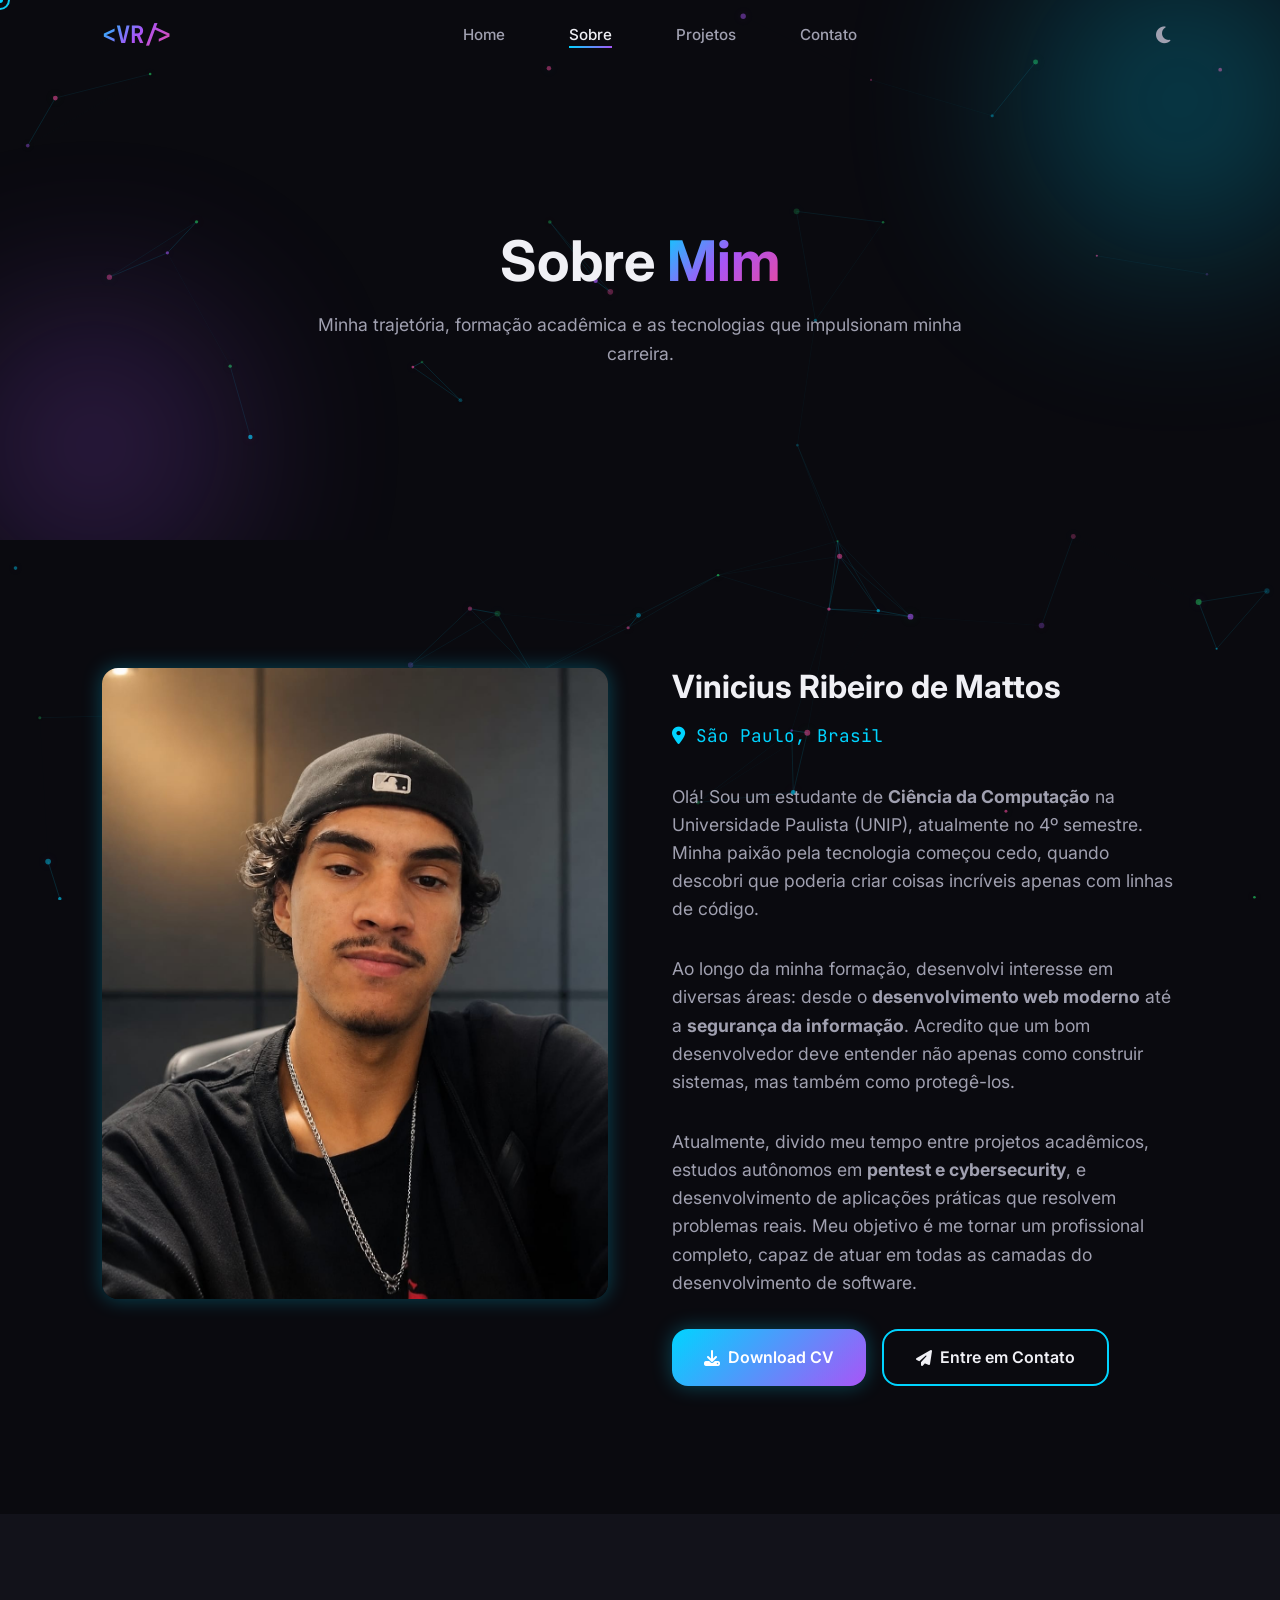
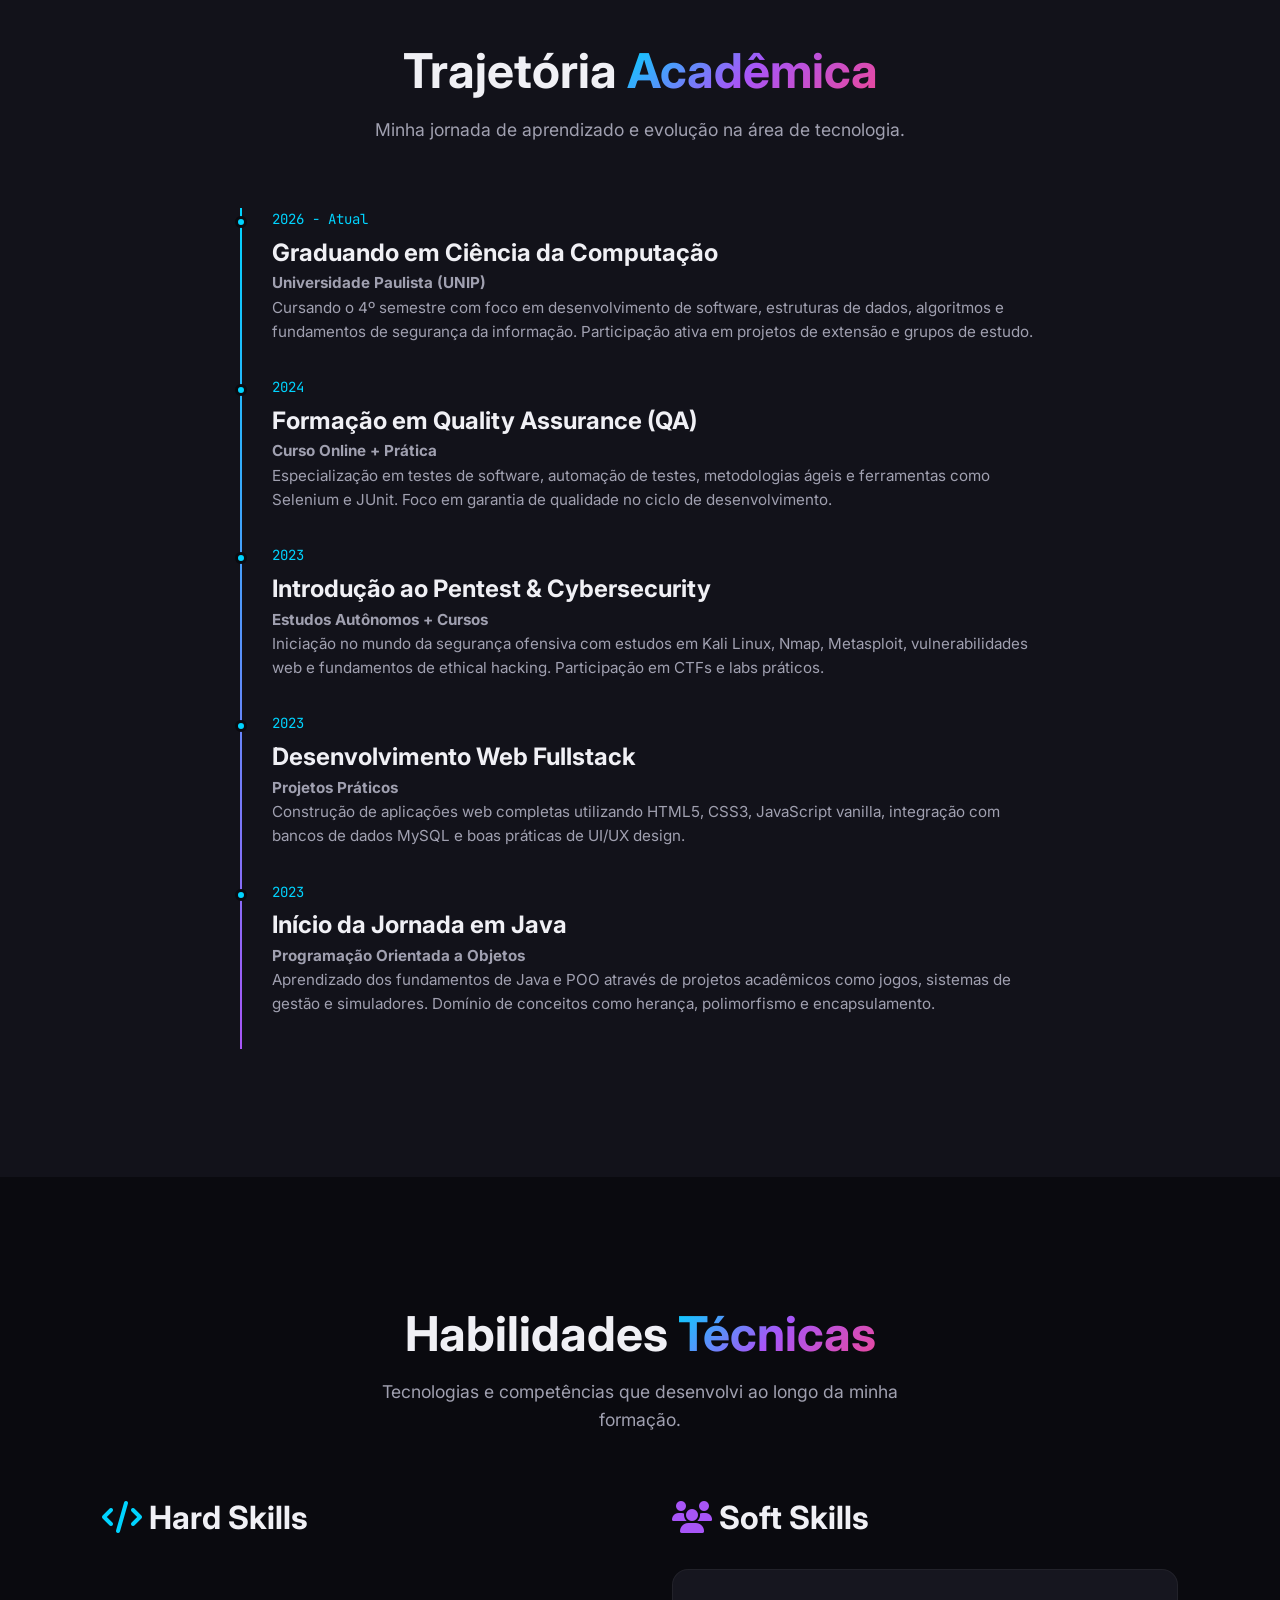
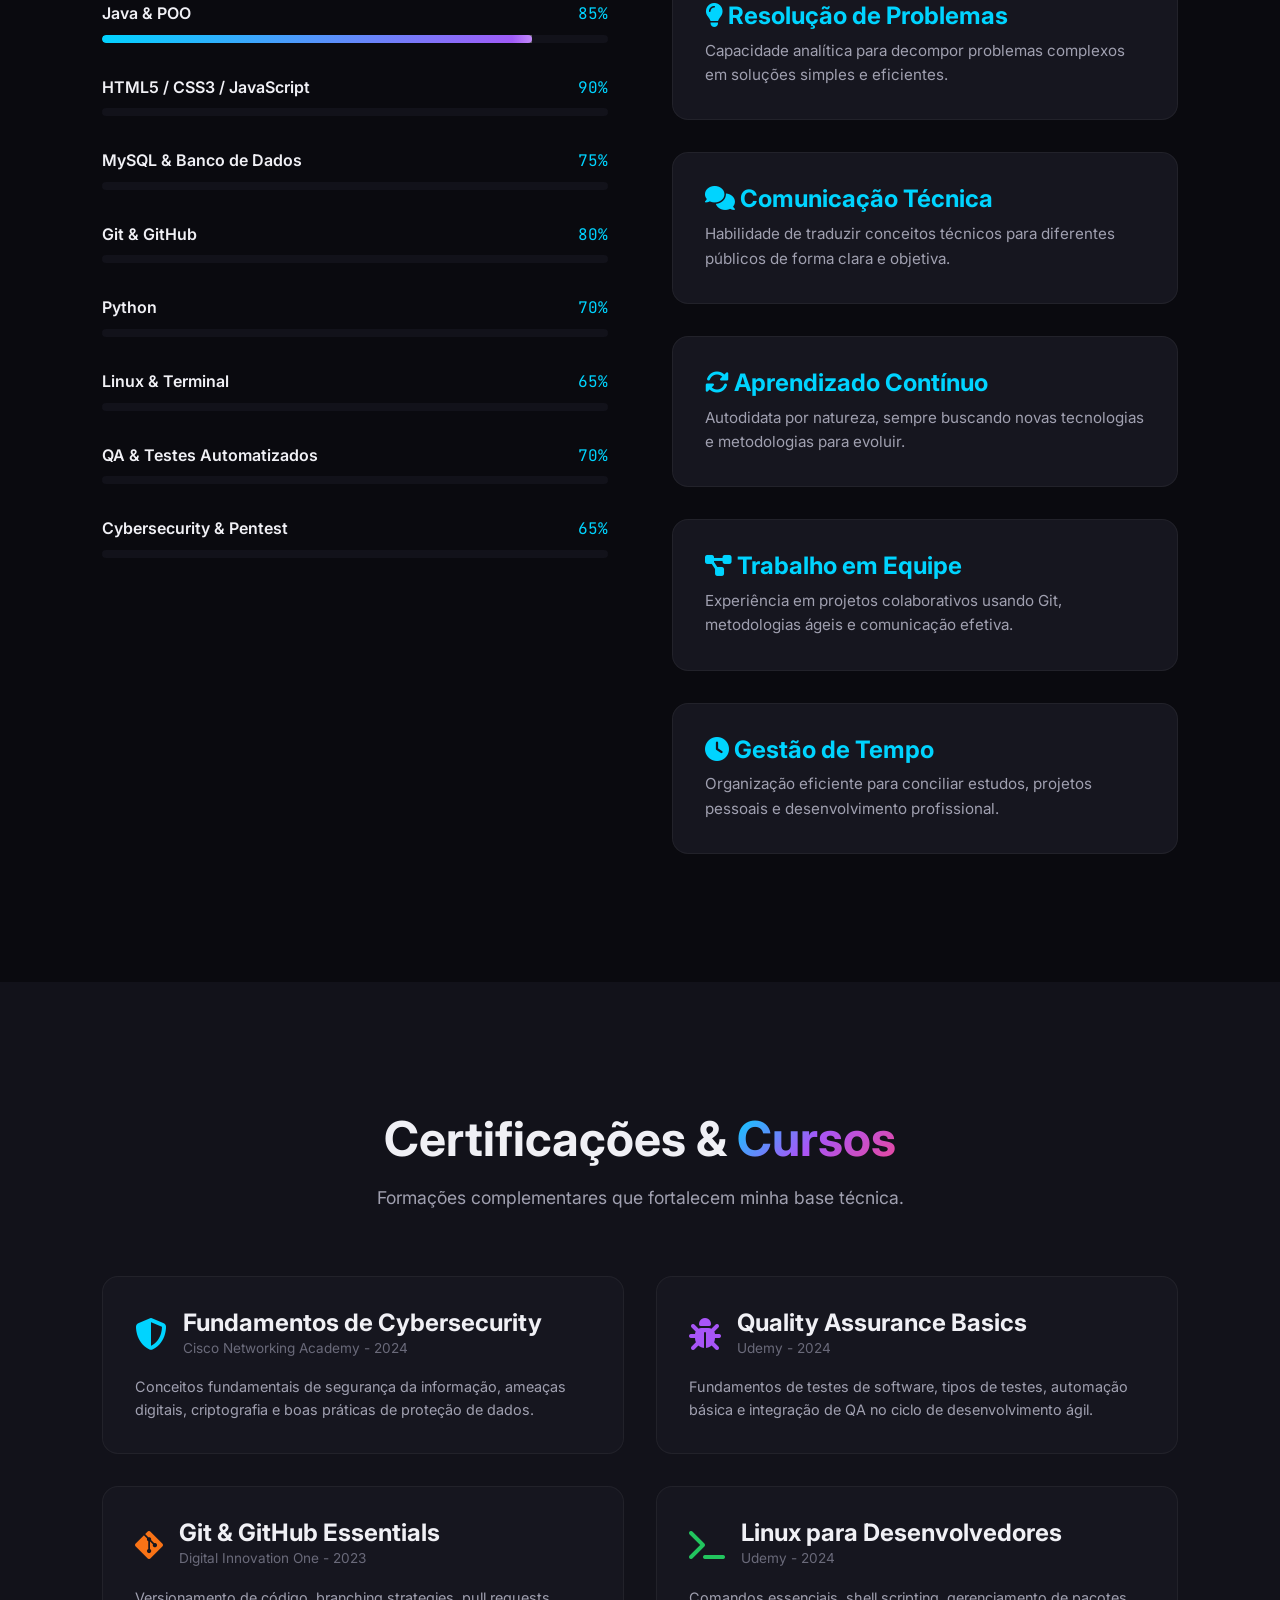
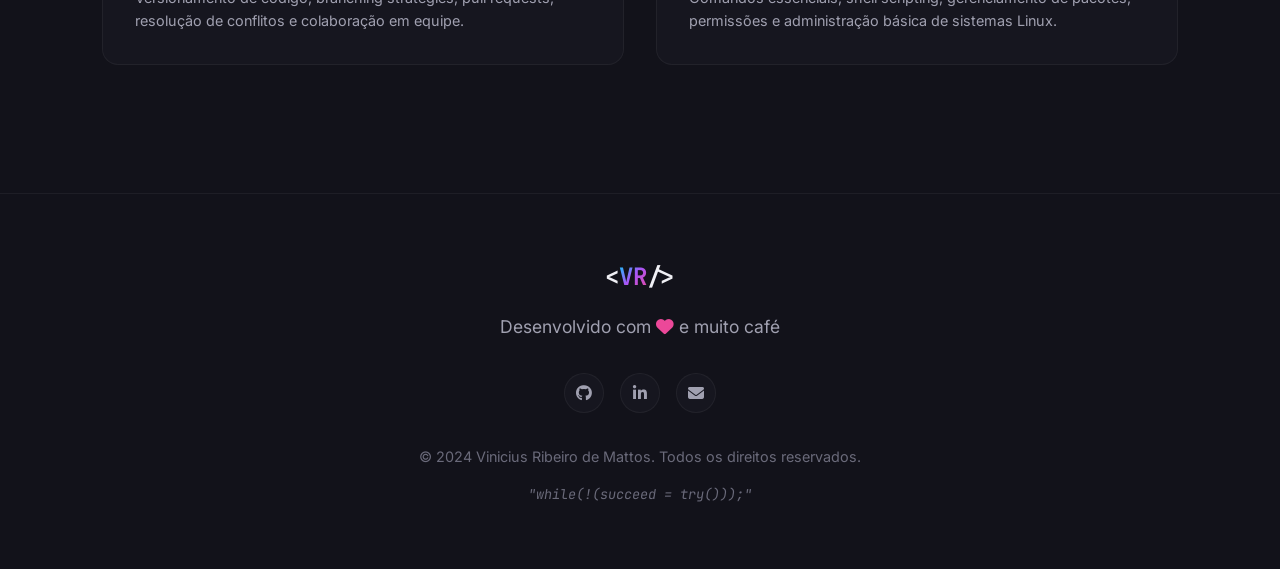
<file: about.html>
<!DOCTYPE html>
<html lang="pt-BR" data-theme="dark">
<head>
    <!-- ============================================
         PORTFÓLIO VINICIUS RIBEIRO - ABOUT.HTML
         ============================================
         Página "Sobre Mim" com timeline completa,
         skills detalhadas e informações pessoais.
         ============================================ -->

    <meta charset="UTF-8">
    <meta name="viewport" content="width=device-width, initial-scale=1.0">

    <!-- SEO -->
    <title>Sobre Mim | Vinicius Ribeiro - Computer Science Student</title>
    <meta name="description" content="Conheça a trajetória de Vinicius Ribeiro - Estudante de Ciência da Computação, desenvolvedor e entusiasta de cybersecurity.">
    <meta name="keywords" content="Vinicius Ribeiro, Sobre, Ciência da Computação, UNIP, Desenvolvedor, QA, Pentest">
    <meta name="author" content="Vinicius Ribeiro de Mattos">
    <meta name="robots" content="index, follow">

    <!-- Open Graph -->
    <meta property="og:type" content="website">
    <meta property="og:url" content="https://viniciusribeiro.dev/about.html">
    <meta property="og:title" content="Sobre Mim | Vinicius Ribeiro">
    <meta property="og:description" content="Trajetória acadêmica e profissional de Vinicius Ribeiro">

    <!-- Favicon -->
    <link rel="icon" type="image/svg+xml" href="assets/icons/favicon.svg">

    <!-- Fonts -->
    <link rel="preconnect" href="https://fonts.googleapis.com">
    <link rel="preconnect" href="https://fonts.gstatic.com" crossorigin>
    <link href="https://fonts.googleapis.com/css2?family=Inter:wght@300;400;500;600;700;800&family=JetBrains+Mono:wght@400;500;600;700&display=swap" rel="stylesheet">

    <!-- Icons -->
    <link rel="stylesheet" href="https://cdnjs.cloudflare.com/ajax/libs/font-awesome/6.5.1/css/all.min.css">

    <!-- CSS -->
    <link rel="stylesheet" href="css/style.css">
    <link rel="stylesheet" href="css/animations.css">
    <link rel="stylesheet" href="css/responsive.css">
</head>
<body>
    <!-- Loader -->
    <div class="loader" id="loader">
        <div class="loader-spinner"></div>
        <div class="loader-text">Carregando perfil</div>
    </div>

    <!-- Cursor -->
    <div class="custom-cursor" id="cursor"></div>
    <div class="cursor-dot" id="cursor-dot"></div>

    <!-- Scroll Progress -->
    <div class="scroll-progress" id="scroll-progress"></div>

    <!-- Particles -->
    <canvas id="particles-canvas"></canvas>

    <!-- ============================================
         NAVBAR
         ============================================ -->
    <nav class="navbar" id="navbar">
        <div class="container">
            <a href="index.html" class="logo">
                <span>&lt;VR/&gt;</span>
            </a>

            <ul class="nav-links">
                <li><a href="index.html">Home</a></li>
                <li><a href="about.html" class="active">Sobre</a></li>
                <li><a href="projects.html">Projetos</a></li>
                <li><a href="contact.html">Contato</a></li>
            </ul>

            <div class="flex items-center gap-sm">
                <button class="theme-toggle" aria-label="Alternar tema">
                    <i class="fas fa-moon"></i>
                </button>
                <button class="mobile-menu-btn" aria-label="Menu">
                    <span class="hamburger-line"></span>
                </button>
            </div>
        </div>
    </nav>

    <!-- Mobile Menu -->
    <div class="mobile-overlay" id="mobile-overlay"></div>
    <nav class="mobile-nav" id="mobile-nav">
        <a href="index.html">Home</a>
        <a href="about.html">Sobre</a>
        <a href="projects.html">Projetos</a>
        <a href="contact.html">Contato</a>
    </nav>

    <!-- ============================================
         HERO SECTION - Sobre
         ============================================ -->
    <section class="hero" style="min-height: 60vh; padding-top: 120px;">
        <div class="hero-bg">
            <div class="gradient-orb orb-1" style="width: 300px; height: 300px; top: -50px; right: -50px;"></div>
            <div class="gradient-orb orb-2" style="width: 250px; height: 250px; bottom: -30px; left: -30px;"></div>
        </div>

        <div class="container">
            <div class="section-header animate fade-up" style="text-align: center;">
                <h2 style="font-size: clamp(2rem, 5vw, 3.5rem);">Sobre <span class="text-gradient">Mim</span></h2>
                <p style="max-width: 700px; margin: 0 auto;">
                    Minha trajetória, formação acadêmica e as tecnologias que impulsionam minha carreira.
                </p>
            </div>
        </div>
    </section>

    <!-- ============================================
         SEÇÃO BIOGRAFIA
         ============================================ -->
    <section class="section" id="biography">
        <div class="container">
            <div class="about-grid">
                <div class="about-image animate fade-right">
                    <img src="assets/img/foto_minha_vini.jpeg" 
                         alt="Vinicius Ribeiro"
                         loading="lazy">
                </div>

                <div class="about-content animate fade-left">
                    <h3>Vinicius Ribeiro de Mattos</h3>
                    <p style="font-family: var(--font-mono); color: var(--accent-cyan); margin-bottom: var(--space-md);">
                        <i class="fas fa-map-marker-alt"></i> São Paulo, Brasil
                    </p>

                    <p>
                        Olá! Sou um estudante de <strong>Ciência da Computação</strong> na Universidade Paulista (UNIP), 
                        atualmente no 4º semestre. Minha paixão pela tecnologia começou cedo, quando descobri que 
                        poderia criar coisas incríveis apenas com linhas de código.
                    </p>

                    <p>
                        Ao longo da minha formação, desenvolvi interesse em diversas áreas: desde o 
                        <strong>desenvolvimento web moderno</strong> até a <strong>segurança da informação</strong>. 
                        Acredito que um bom desenvolvedor deve entender não apenas como construir sistemas, 
                        mas também como protegê-los.
                    </p>

                    <p>
                        Atualmente, divido meu tempo entre projetos acadêmicos, estudos autônomos em 
                        <strong>pentest e cybersecurity</strong>, e desenvolvimento de aplicações práticas 
                        que resolvem problemas reais. Meu objetivo é me tornar um profissional completo, 
                        capaz de atuar em todas as camadas do desenvolvimento de software.
                    </p>

                    <div class="flex gap-sm" style="margin-top: var(--space-md); flex-wrap: wrap;">
                        <a href="assets/cv.pdf" class="btn btn-primary btn-ripple" download>
                            <i class="fas fa-download"></i> Download CV
                        </a>
                        <a href="contact.html" class="btn btn-secondary btn-ripple">
                            <i class="fas fa-paper-plane"></i> Entre em Contato
                        </a>
                    </div>
                </div>
            </div>
        </div>
    </section>

    <!-- ============================================
         SEÇÃO TIMELINE COMPLETA
         ============================================ -->
    <section class="section" id="timeline" style="background: var(--bg-secondary);">
        <div class="container">
            <div class="section-header animate fade-up">
                <h2>Trajetória <span class="text-gradient">Acadêmica</span></h2>
                <p>Minha jornada de aprendizado e evolução na área de tecnologia.</p>
            </div>

            <div class="timeline" style="max-width: 800px; margin: 0 auto;">
                <div class="timeline-item animate fade-up">
                    <div class="timeline-date">2026 - Atual</div>
                    <h4>Graduando em Ciência da Computação</h4>
                    <p><strong>Universidade Paulista (UNIP)</strong></p>
                    <p>
                        Cursando o 4º semestre com foco em desenvolvimento de software, 
                        estruturas de dados, algoritmos e fundamentos de segurança da informação. 
                        Participação ativa em projetos de extensão e grupos de estudo.
                    </p>
                </div>

                <div class="timeline-item animate fade-up">
                    <div class="timeline-date">2024</div>
                    <h4>Formação em Quality Assurance (QA)</h4>
                    <p><strong>Curso Online + Prática</strong></p>
                    <p>
                        Especialização em testes de software, automação de testes, 
                        metodologias ágeis e ferramentas como Selenium e JUnit. 
                        Foco em garantia de qualidade no ciclo de desenvolvimento.
                    </p>
                </div>

                <div class="timeline-item animate fade-up">
                    <div class="timeline-date">2023</div>
                    <h4>Introdução ao Pentest & Cybersecurity</h4>
                    <p><strong>Estudos Autônomos + Cursos</strong></p>
                    <p>
                        Iniciação no mundo da segurança ofensiva com estudos em 
                        Kali Linux, Nmap, Metasploit, vulnerabilidades web e 
                        fundamentos de ethical hacking. Participação em CTFs e labs práticos.
                    </p>
                </div>

                <div class="timeline-item animate fade-up">
                    <div class="timeline-date">2023 </div>
                    <h4>Desenvolvimento Web Fullstack</h4>
                    <p><strong>Projetos Práticos</strong></p>
                    <p>
                        Construção de aplicações web completas utilizando HTML5, CSS3, 
                        JavaScript vanilla, integração com bancos de dados MySQL e 
                        boas práticas de UI/UX design.
                    </p>
                </div>

                <div class="timeline-item animate fade-up">
                    <div class="timeline-date">2023</div>
                    <h4>Início da Jornada em Java</h4>
                    <p><strong>Programação Orientada a Objetos</strong></p>
                    <p>
                        Aprendizado dos fundamentos de Java e POO através de projetos 
                        acadêmicos como jogos, sistemas de gestão e simuladores. 
                        Domínio de conceitos como herança, polimorfismo e encapsulamento.
                    </p>
                </div>
            </div>
        </div>
    </section>

    <!-- ============================================
         SEÇÃO SKILLS DETALHADAS
         ============================================ -->
    <section class="section" id="skills-detailed">
        <div class="container">
            <div class="section-header animate fade-up">
                <h2>Habilidades <span class="text-gradient">Técnicas</span></h2>
                <p>Tecnologias e competências que desenvolvi ao longo da minha formação.</p>
            </div>

            <div class="grid grid-2" style="gap: var(--space-lg);">
                <!-- Hard Skills -->
                <div class="animate fade-right">
                    <h3 style="margin-bottom: var(--space-md);">
                        <i class="fas fa-code" style="color: var(--accent-cyan);"></i> 
                        Hard Skills
                    </h3>

                    <div class="skills-container">
                        <div class="skill-item">
                            <div class="skill-header">
                                <span class="skill-name">Java & POO</span>
                                <span class="skill-percent">85%</span>
                            </div>
                            <div class="skill-bar">
                                <div class="skill-progress" data-width="85%"></div>
                            </div>
                        </div>

                        <div class="skill-item">
                            <div class="skill-header">
                                <span class="skill-name">HTML5 / CSS3 / JavaScript</span>
                                <span class="skill-percent">90%</span>
                            </div>
                            <div class="skill-bar">
                                <div class="skill-progress" data-width="90%"></div>
                            </div>
                        </div>

                        <div class="skill-item">
                            <div class="skill-header">
                                <span class="skill-name">MySQL & Banco de Dados</span>
                                <span class="skill-percent">75%</span>
                            </div>
                            <div class="skill-bar">
                                <div class="skill-progress" data-width="75%"></div>
                            </div>
                        </div>

                        <div class="skill-item">
                            <div class="skill-header">
                                <span class="skill-name">Git & GitHub</span>
                                <span class="skill-percent">80%</span>
                            </div>
                            <div class="skill-bar">
                                <div class="skill-progress" data-width="80%"></div>
                            </div>
                        </div>

                        <div class="skill-item">
                            <div class="skill-header">
                                <span class="skill-name">Python</span>
                                <span class="skill-percent">70%</span>
                            </div>
                            <div class="skill-bar">
                                <div class="skill-progress" data-width="70%"></div>
                            </div>
                        </div>

                        <div class="skill-item">
                            <div class="skill-header">
                                <span class="skill-name">Linux & Terminal</span>
                                <span class="skill-percent">65%</span>
                            </div>
                            <div class="skill-bar">
                                <div class="skill-progress" data-width="65%"></div>
                            </div>
                        </div>

                        <div class="skill-item">
                            <div class="skill-header">
                                <span class="skill-name">QA & Testes Automatizados</span>
                                <span class="skill-percent">70%</span>
                            </div>
                            <div class="skill-bar">
                                <div class="skill-progress" data-width="70%"></div>
                            </div>
                        </div>

                        <div class="skill-item">
                            <div class="skill-header">
                                <span class="skill-name">Cybersecurity & Pentest</span>
                                <span class="skill-percent">65%</span>
                            </div>
                            <div class="skill-bar">
                                <div class="skill-progress" data-width="65%"></div>
                            </div>
                        </div>
                    </div>
                </div>

                <!-- Soft Skills -->
                <div class="animate fade-left">
                    <h3 style="margin-bottom: var(--space-md);">
                        <i class="fas fa-users" style="color: var(--accent-purple);"></i> 
                        Soft Skills
                    </h3>

                    <div class="flex flex-col gap-md">
                        <div class="card" style="padding: var(--space-md);">
                            <h4 style="color: var(--accent-cyan); margin-bottom: var(--space-xs);">
                                <i class="fas fa-lightbulb"></i> Resolução de Problemas
                            </h4>
                            <p style="font-size: 0.95rem;">
                                Capacidade analítica para decompor problemas complexos em 
                                soluções simples e eficientes.
                            </p>
                        </div>

                        <div class="card" style="padding: var(--space-md);">
                            <h4 style="color: var(--accent-cyan); margin-bottom: var(--space-xs);">
                                <i class="fas fa-comments"></i> Comunicação Técnica
                            </h4>
                            <p style="font-size: 0.95rem;">
                                Habilidade de traduzir conceitos técnicos para diferentes 
                                públicos de forma clara e objetiva.
                            </p>
                        </div>

                        <div class="card" style="padding: var(--space-md);">
                            <h4 style="color: var(--accent-cyan); margin-bottom: var(--space-xs);">
                                <i class="fas fa-sync-alt"></i> Aprendizado Contínuo
                            </h4>
                            <p style="font-size: 0.95rem;">
                                Autodidata por natureza, sempre buscando novas tecnologias 
                                e metodologias para evoluir.
                            </p>
                        </div>

                        <div class="card" style="padding: var(--space-md);">
                            <h4 style="color: var(--accent-cyan); margin-bottom: var(--space-xs);">
                                <i class="fas fa-project-diagram"></i> Trabalho em Equipe
                            </h4>
                            <p style="font-size: 0.95rem;">
                                Experiência em projetos colaborativos usando Git, 
                                metodologias ágeis e comunicação efetiva.
                            </p>
                        </div>

                        <div class="card" style="padding: var(--space-md);">
                            <h4 style="color: var(--accent-cyan); margin-bottom: var(--space-xs);">
                                <i class="fas fa-clock"></i> Gestão de Tempo
                            </h4>
                            <p style="font-size: 0.95rem;">
                                Organização eficiente para conciliar estudos, projetos 
                                pessoais e desenvolvimento profissional.
                            </p>
                        </div>
                    </div>
                </div>
            </div>
        </div>
    </section>

    <!-- ============================================
         SEÇÃO CERTIFICAÇÕES
         ============================================ -->
    <section class="section" id="certifications" style="background: var(--bg-secondary);">
        <div class="container">
            <div class="section-header animate fade-up">
                <h2>Certificações & <span class="text-gradient">Cursos</span></h2>
                <p>Formações complementares que fortalecem minha base técnica.</p>
            </div>

            <div class="grid grid-2" style="gap: var(--space-md);">
                <div class="card animate fade-up">
                    <div class="flex items-center gap-sm" style="margin-bottom: var(--space-sm);">
                        <i class="fas fa-shield-alt" style="font-size: 2rem; color: var(--accent-cyan);"></i>
                        <div>
                            <h4>Fundamentos de Cybersecurity</h4>
                            <p style="font-size: 0.85rem; color: var(--text-muted);">Cisco Networking Academy - 2024</p>
                        </div>
                    </div>
                    <p style="font-size: 0.9rem;">
                        Conceitos fundamentais de segurança da informação, ameaças digitais, 
                        criptografia e boas práticas de proteção de dados.
                    </p>
                </div>

                <div class="card animate fade-up">
                    <div class="flex items-center gap-sm" style="margin-bottom: var(--space-sm);">
                        <i class="fas fa-bug" style="font-size: 2rem; color: var(--accent-purple);"></i>
                        <div>
                            <h4>Quality Assurance Basics</h4>
                            <p style="font-size: 0.85rem; color: var(--text-muted);">Udemy - 2024</p>
                        </div>
                    </div>
                    <p style="font-size: 0.9rem;">
                        Fundamentos de testes de software, tipos de testes, automação básica 
                        e integração de QA no ciclo de desenvolvimento ágil.
                    </p>
                </div>

                <div class="card animate fade-up">
                    <div class="flex items-center gap-sm" style="margin-bottom: var(--space-sm);">
                        <i class="fab fa-git-alt" style="font-size: 2rem; color: var(--accent-orange);"></i>
                        <div>
                            <h4>Git & GitHub Essentials</h4>
                            <p style="font-size: 0.85rem; color: var(--text-muted);">Digital Innovation One - 2023</p>
                        </div>
                    </div>
                    <p style="font-size: 0.9rem;">
                        Versionamento de código, branching strategies, pull requests, 
                        resolução de conflitos e colaboração em equipe.
                    </p>
                </div>

                <div class="card animate fade-up">
                    <div class="flex items-center gap-sm" style="margin-bottom: var(--space-sm);">
                        <i class="fas fa-terminal" style="font-size: 2rem; color: var(--accent-green);"></i>
                        <div>
                            <h4>Linux para Desenvolvedores</h4>
                            <p style="font-size: 0.85rem; color: var(--text-muted);">Udemy - 2024</p>
                        </div>
                    </div>
                    <p style="font-size: 0.9rem;">
                        Comandos essenciais, shell scripting, gerenciamento de pacotes, 
                        permissões e administração básica de sistemas Linux.
                    </p>
                </div>
            </div>
        </div>
    </section>

    <!-- ============================================
         FOOTER
         ============================================ -->
    <footer class="footer">
        <div class="container">
            <div class="footer-content">
                <div class="footer-logo">
                    &lt;<span>VR</span>/&gt;
                </div>
                <p style="color: var(--text-secondary);">
                    Desenvolvido com <i class="fas fa-heart" style="color: var(--accent-pink);"></i> e muito café
                </p>
                <div class="footer-social">
                    <a href="https://github.com/viniciusribeirom" target="_blank" rel="noopener">
                        <i class="fab fa-github"></i>
                    </a>
                    <a href="https://linkedin.com/in/vinicius-ribeiro-245945269/" target="_blank" rel="noopener">
                        <i class="fab fa-linkedin-in"></i>
                    </a>
                    <a href="mailto:viniciusgg502@gmail.com">
                        <i class="fas fa-envelope"></i>
                    </a>
                </div>
                <p class="footer-copy">
                    &copy; 2024 Vinicius Ribeiro de Mattos. Todos os direitos reservados.
                </p>
                <p class="footer-quote">
                    "while(!(succeed = try()));"
                </p>
            </div>
        </div>
    </footer>

    <!-- Scripts -->
    <script src="js/particles.js"></script>
    <script src="js/animations.js"></script>
    <script src="js/main.js"></script>
</body>
</html>
</file>
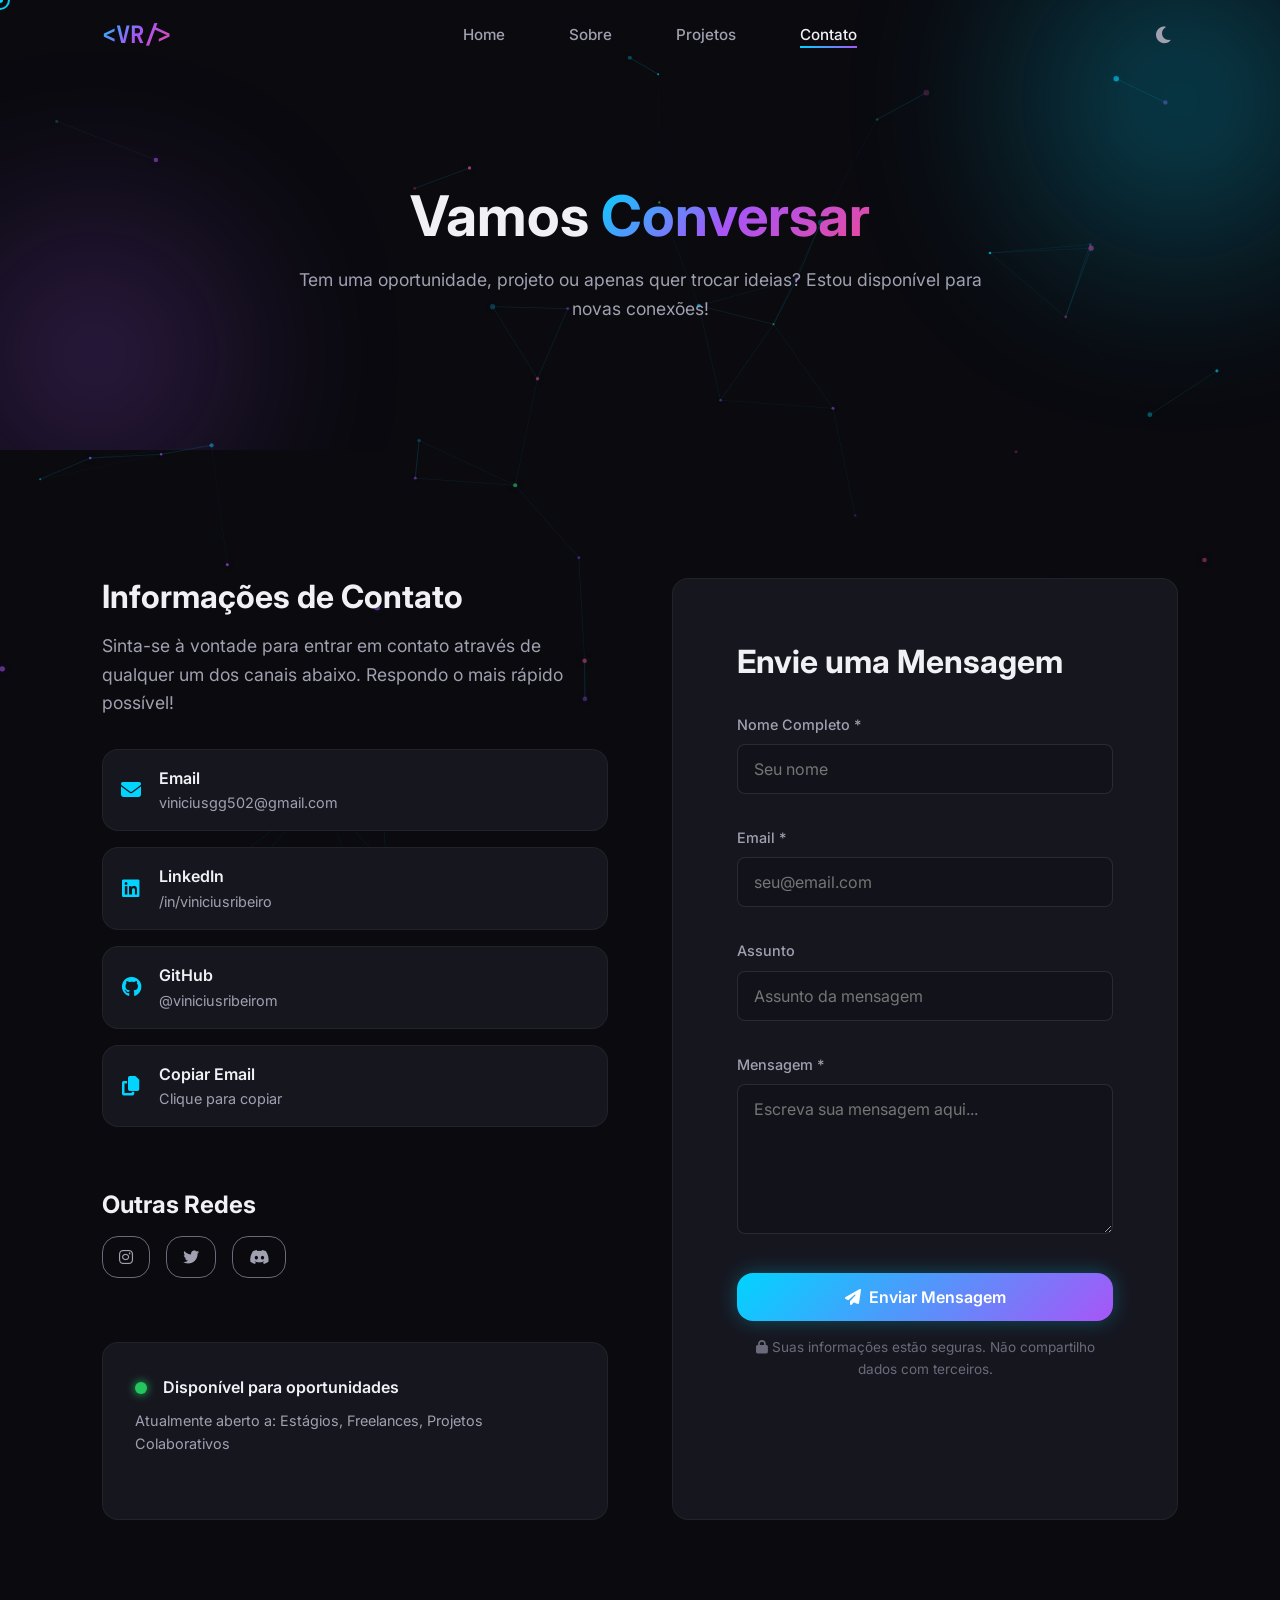
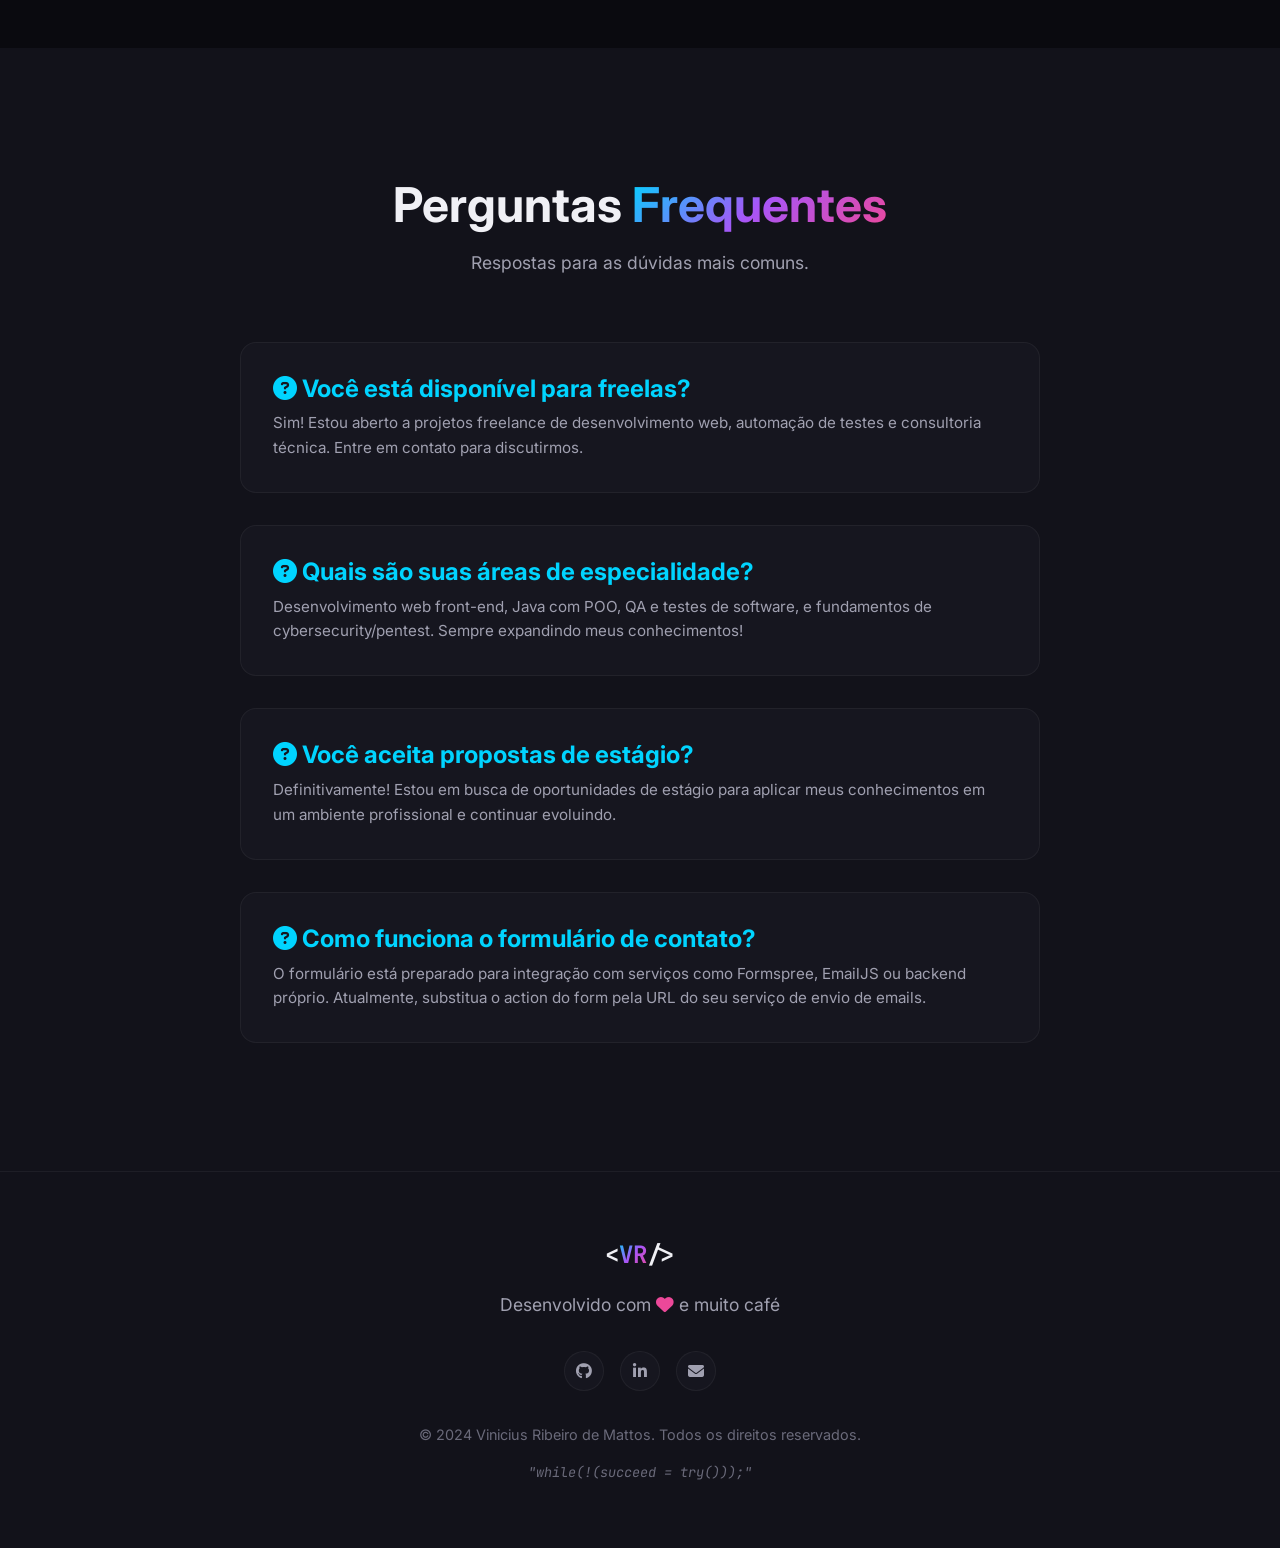
<file: contact.html>
<!DOCTYPE html>
<html lang="pt-BR" data-theme="dark">
<head>
    <!-- ============================================
         PORTFÓLIO VINICIUS RIBEIRO - CONTACT.HTML
         ============================================
         Página de contato com formulário funcional,
         links sociais e informações profissionais.
         ============================================ -->

    <meta charset="UTF-8">
    <meta name="viewport" content="width=device-width, initial-scale=1.0">

    <!-- SEO -->
    <title>Contato | Vinicius Ribeiro - Computer Science Student</title>
    <meta name="description" content="Entre em contato com Vinicius Ribeiro. Email: viniciusgg502@gmail.com. Desenvolvedor Web, Java, QA e Cybersecurity.">
    <meta name="keywords" content="Contato, Vinicius Ribeiro, Email, LinkedIn, GitHub, Desenvolvedor">
    <meta name="author" content="Vinicius Ribeiro de Mattos">
    <meta name="robots" content="index, follow">

    <!-- Open Graph -->
    <meta property="og:type" content="website">
    <meta property="og:url" content="https://viniciusribeiro.dev/contact.html">
    <meta property="og:title" content="Contato | Vinicius Ribeiro">
    <meta property="og:description" content="Entre em contato com Vinicius Ribeiro para oportunidades e colaborações.">

    <!-- Favicon -->
    <link rel="icon" type="image/svg+xml" href="assets/icons/favicon.svg">

    <!-- Fonts -->
    <link rel="preconnect" href="https://fonts.googleapis.com">
    <link rel="preconnect" href="https://fonts.gstatic.com" crossorigin>
    <link href="https://fonts.googleapis.com/css2?family=Inter:wght@300;400;500;600;700;800&family=JetBrains+Mono:wght@400;500;600;700&display=swap" rel="stylesheet">

    <!-- Icons -->
    <link rel="stylesheet" href="https://cdnjs.cloudflare.com/ajax/libs/font-awesome/6.5.1/css/all.min.css">

    <!-- CSS -->
    <link rel="stylesheet" href="css/style.css">
    <link rel="stylesheet" href="css/animations.css">
    <link rel="stylesheet" href="css/responsive.css">
</head>
<body>
    <!-- Loader -->
    <div class="loader" id="loader">
        <div class="loader-spinner"></div>
        <div class="loader-text">Estabelecendo conexão</div>
    </div>

    <!-- Cursor -->
    <div class="custom-cursor" id="cursor"></div>
    <div class="cursor-dot" id="cursor-dot"></div>

    <!-- Scroll Progress -->
    <div class="scroll-progress" id="scroll-progress"></div>

    <!-- Particles -->
    <canvas id="particles-canvas"></canvas>

    <!-- ============================================
         NAVBAR
         ============================================ -->
    <nav class="navbar" id="navbar">
        <div class="container">
            <a href="index.html" class="logo">
                <span>&lt;VR/&gt;</span>
            </a>

            <ul class="nav-links">
                <li><a href="index.html">Home</a></li>
                <li><a href="about.html">Sobre</a></li>
                <li><a href="projects.html">Projetos</a></li>
                <li><a href="contact.html" class="active">Contato</a></li>
            </ul>

            <div class="flex items-center gap-sm">
                <button class="theme-toggle" aria-label="Alternar tema">
                    <i class="fas fa-moon"></i>
                </button>
                <button class="mobile-menu-btn" aria-label="Menu">
                    <span class="hamburger-line"></span>
                </button>
            </div>
        </div>
    </nav>

    <!-- Mobile Menu -->
    <div class="mobile-overlay" id="mobile-overlay"></div>
    <nav class="mobile-nav" id="mobile-nav">
        <a href="index.html">Home</a>
        <a href="about.html">Sobre</a>
        <a href="projects.html">Projetos</a>
        <a href="contact.html">Contato</a>
    </nav>

    <!-- ============================================
         HERO SECTION - Contato
         ============================================ -->
    <section class="hero" style="min-height: 50vh; padding-top: 120px;">
        <div class="hero-bg">
            <div class="gradient-orb orb-1" style="width: 300px; height: 300px; top: -50px; right: -50px;"></div>
            <div class="gradient-orb orb-2" style="width: 250px; height: 250px; bottom: -30px; left: -30px;"></div>
        </div>

        <div class="container">
            <div class="section-header animate fade-up" style="text-align: center;">
                <h2 style="font-size: clamp(2rem, 5vw, 3.5rem);">Vamos <span class="text-gradient">Conversar</span></h2>
                <p style="max-width: 700px; margin: 0 auto;">
                    Tem uma oportunidade, projeto ou apenas quer trocar ideias? 
                    Estou disponível para novas conexões!
                </p>
            </div>
        </div>
    </section>

    <!-- ============================================
         SEÇÃO CONTATO - Formulário + Info
         ============================================ -->
    <section class="section" id="contact">
        <div class="container">
            <div class="contact-grid">
                <!-- Informações de contato -->
                <div class="contact-info animate fade-right">
                    <h3>Informações de Contato</h3>
                    <p style="margin-bottom: var(--space-md);">
                        Sinta-se à vontade para entrar em contato através de qualquer 
                        um dos canais abaixo. Respondo o mais rápido possível!
                    </p>

                    <div class="contact-links">
                        <a href="mailto:viniciusgg502@gmail.com" class="contact-link">
                            <i class="fas fa-envelope"></i>
                            <div>
                                <div style="font-weight: 600; color: var(--text-primary);">Email</div>
                                <div style="font-size: 0.9rem;">viniciusgg502@gmail.com</div>
                            </div>
                        </a>

                        <a href="https://linkedin.com/in/vinicius-ribeiro-245945269/" target="_blank" rel="noopener" class="contact-link">
                            <i class="fab fa-linkedin"></i>
                            <div>
                                <div style="font-weight: 600; color: var(--text-primary);">LinkedIn</div>
                                <div style="font-size: 0.9rem;">/in/viniciusribeiro</div>
                            </div>
                        </a>

                        <a href="https://github.com/viniciusribeirom" target="_blank" rel="noopener" class="contact-link">
                            <i class="fab fa-github"></i>
                            <div>
                                <div style="font-weight: 600; color: var(--text-primary);">GitHub</div>
                                <div style="font-size: 0.9rem;">@viniciusribeirom</div>
                            </div>
                        </a>

                        <a href="#" class="contact-link" onclick="copyToClipboard('viniciusgg502@gmail.com'); return false;">
                            <i class="fas fa-copy"></i>
                            <div>
                                <div style="font-weight: 600; color: var(--text-primary);">Copiar Email</div>
                                <div style="font-size: 0.9rem;">Clique para copiar</div>
                            </div>
                        </a>
                    </div>

                    <!-- Redes sociais extras -->
                    <div style="margin-top: var(--space-lg);">
                        <h4 style="margin-bottom: var(--space-sm);">Outras Redes</h4>
                        <div class="flex gap-sm">
                            <a href="https://instagram.com/vinri_v" target="_blank" rel="noopener" 
                               class="btn btn-outline" style="padding: 0.75rem 1rem;">
                                <i class="fab fa-instagram"></i>
                            </a>
                            <a href="https://twitter.com/viniciusribeiro" target="_blank" rel="noopener" 
                               class="btn btn-outline" style="padding: 0.75rem 1rem;">
                                <i class="fab fa-twitter"></i>
                            </a>
                            <a href="https://discord.com/users/vinny_ynis" target="_blank" rel="noopener" 
                               class="btn btn-outline" style="padding: 0.75rem 1rem;">
                                <i class="fab fa-discord"></i>
                            </a>
                        </div>
                    </div>

                    <!-- Status -->
                    <div class="card" style="margin-top: var(--space-lg); padding: var(--space-md);">
                        <div class="flex items-center gap-sm">
                            <div style="width: 12px; height: 12px; background: var(--accent-green); border-radius: 50%; 
                                        box-shadow: 0 0 10px var(--accent-green); animation: pulse 2s infinite;"></div>
                            <span style="font-weight: 600; color: var(--text-primary);">Disponível para oportunidades</span>
                        </div>
                        <p style="font-size: 0.9rem; margin-top: var(--space-xs);">
                            Atualmente aberto a: Estágios, Freelances, Projetos Colaborativos
                        </p>
                    </div>
                </div>

                <!-- Formulário de contato -->
                <div class="contact-form animate fade-left">
                    <h3 style="margin-bottom: var(--space-md);">Envie uma Mensagem</h3>

                    <form action="#" method="POST">
                        <div class="form-group">
                            <label for="name">Nome Completo *</label>
                            <input type="text" id="name" name="name" placeholder="Seu nome" required>
                        </div>

                        <div class="form-group">
                            <label for="email">Email *</label>
                            <input type="email" id="email" name="email" placeholder="seu@email.com" required>
                        </div>

                        <div class="form-group">
                            <label for="subject">Assunto</label>
                            <input type="text" id="subject" name="subject" placeholder="Assunto da mensagem">
                        </div>

                        <div class="form-group">
                            <label for="message">Mensagem *</label>
                            <textarea id="message" name="message" placeholder="Escreva sua mensagem aqui..." required></textarea>
                        </div>

                        <button type="submit" class="btn btn-primary btn-ripple" style="width: 100%;">
                            <i class="fas fa-paper-plane"></i> Enviar Mensagem
                        </button>
                    </form>

                    <p style="font-size: 0.85rem; color: var(--text-muted); text-align: center; margin-top: var(--space-sm);">
                        <i class="fas fa-lock"></i> Suas informações estão seguras. Não compartilho dados com terceiros.
                    </p>
                </div>
            </div>
        </div>
    </section>

    <!-- ============================================
         SEÇÃO FAQ - Perguntas frequentes
         ============================================ -->
    <section class="section" id="faq" style="background: var(--bg-secondary);">
        <div class="container">
            <div class="section-header animate fade-up">
                <h2>Perguntas <span class="text-gradient">Frequentes</span></h2>
                <p>Respostas para as dúvidas mais comuns.</p>
            </div>

            <div style="max-width: 800px; margin: 0 auto;">
                <div class="card animate fade-up" style="margin-bottom: var(--space-md);">
                    <h4 style="color: var(--accent-cyan); margin-bottom: var(--space-xs);">
                        <i class="fas fa-question-circle"></i> Você está disponível para freelas?
                    </h4>
                    <p style="font-size: 0.95rem;">
                        Sim! Estou aberto a projetos freelance de desenvolvimento web, 
                        automação de testes e consultoria técnica. Entre em contato para discutirmos.
                    </p>
                </div>

                <div class="card animate fade-up" style="margin-bottom: var(--space-md);">
                    <h4 style="color: var(--accent-cyan); margin-bottom: var(--space-xs);">
                        <i class="fas fa-question-circle"></i> Quais são suas áreas de especialidade?
                    </h4>
                    <p style="font-size: 0.95rem;">
                        Desenvolvimento web front-end, Java com POO, QA e testes de software, 
                        e fundamentos de cybersecurity/pentest. Sempre expandindo meus conhecimentos!
                    </p>
                </div>

                <div class="card animate fade-up" style="margin-bottom: var(--space-md);">
                    <h4 style="color: var(--accent-cyan); margin-bottom: var(--space-xs);">
                        <i class="fas fa-question-circle"></i> Você aceita propostas de estágio?
                    </h4>
                    <p style="font-size: 0.95rem;">
                        Definitivamente! Estou em busca de oportunidades de estágio para 
                        aplicar meus conhecimentos em um ambiente profissional e continuar evoluindo.
                    </p>
                </div>

                <div class="card animate fade-up">
                    <h4 style="color: var(--accent-cyan); margin-bottom: var(--space-xs);">
                        <i class="fas fa-question-circle"></i> Como funciona o formulário de contato?
                    </h4>
                    <p style="font-size: 0.95rem;">
                        O formulário está preparado para integração com serviços como Formspree, 
                        EmailJS ou backend próprio. Atualmente, substitua o action do form pela URL 
                        do seu serviço de envio de emails.
                    </p>
                </div>
            </div>
        </div>
    </section>

    <!-- ============================================
         FOOTER
         ============================================ -->
    <footer class="footer">
        <div class="container">
            <div class="footer-content">
                <div class="footer-logo">
                    &lt;<span>VR</span>/&gt;
                </div>
                <p style="color: var(--text-secondary);">
                    Desenvolvido com <i class="fas fa-heart" style="color: var(--accent-pink);"></i> e muito café
                </p>
                <div class="footer-social">
                    <a href="https://github.com/viniciusribeirom" target="_blank" rel="noopener">
                        <i class="fab fa-github"></i>
                    </a>
                    <a href="https://linkedin.com/in/vinicius-ribeiro-245945269/" target="_blank" rel="noopener">
                        <i class="fab fa-linkedin-in"></i>
                    </a>
                    <a href="mailto:viniciusgg502@gmail.com">
                        <i class="fas fa-envelope"></i>
                    </a>
                </div>
                <p class="footer-copy">
                    &copy; 2024 Vinicius Ribeiro de Mattos. Todos os direitos reservados.
                </p>
                <p class="footer-quote">
                    "while(!(succeed = try()));"
                </p>
            </div>
        </div>
    </footer>

    <!-- Scripts -->
    <script src="js/particles.js"></script>
    <script src="js/animations.js"></script>
    <script src="js/main.js"></script>
</body>
</html>
</file>
<file: css/style.css>
/* ============================================
   PORTFÓLIO VINICIUS RIBEIRO - STYLE.CSS
   ============================================
   Arquivo principal de estilos do portfólio.
   Contém variáveis, reset, tipografia, layout
   base e componentes reutilizáveis.
   ============================================ */

/* --------------------------------------------
   1. VARIÁVEIS CSS (Design Tokens)
   -------------------------------------------- */
:root {
    /* Cores do tema Dark (padrão) */
    --bg-primary: #0a0a0f;
    --bg-secondary: #12121a;
    --bg-card: #16161f;
    --bg-glass: rgba(18, 18, 26, 0.7);

    /* Cores de texto */
    --text-primary: #f0f0f5;
    --text-secondary: #a0a0b0;
    --text-muted: #6a6a7a;

    /* Cores de destaque (Gradientes tecnológicos) */
    --accent-cyan: #00d4ff;
    --accent-purple: #a855f7;
    --accent-green: #22c55e;
    --accent-orange: #f97316;
    --accent-pink: #ec4899;

    /* Gradientes */
    --gradient-primary: linear-gradient(135deg, #00d4ff 0%, #a855f7 100%);
    --gradient-secondary: linear-gradient(135deg, #22c55e 0%, #00d4ff 100%);
    --gradient-text: linear-gradient(135deg, #00d4ff 0%, #a855f7 50%, #ec4899 100%);

    /* Neon glows */
    --glow-cyan: 0 0 20px rgba(0, 212, 255, 0.3);
    --glow-purple: 0 0 20px rgba(168, 85, 247, 0.3);

    /* Tipografia */
    --font-primary: 'Inter', -apple-system, BlinkMacSystemFont, sans-serif;
    --font-mono: 'JetBrains Mono', 'Fira Code', monospace;

    /* Espaçamento */
    --space-xs: 0.5rem;
    --space-sm: 1rem;
    --space-md: 2rem;
    --space-lg: 4rem;
    --space-xl: 8rem;

    /* Bordas */
    --radius-sm: 8px;
    --radius-md: 16px;
    --radius-lg: 24px;
    --radius-full: 9999px;

    /* Transições */
    --transition-fast: 0.2s ease;
    --transition-normal: 0.3s ease;
    --transition-slow: 0.5s ease;

    /* Z-index layers */
    --z-loader: 9999;
    --z-cursor: 9998;
    --z-navbar: 1000;
    --z-modal: 900;
    --z-tooltip: 800;
}

/* Tema Light */
[data-theme="light"] {
    --bg-primary: #f8f9fa;
    --bg-secondary: #ffffff;
    --bg-card: #ffffff;
    --bg-glass: rgba(255, 255, 255, 0.7);
    --text-primary: #1a1a2e;
    --text-secondary: #4a4a5a;
    --text-muted: #8a8a9a;
    --glow-cyan: 0 0 20px rgba(0, 212, 255, 0.15);
    --glow-purple: 0 0 20px rgba(168, 85, 247, 0.15);
}

/* --------------------------------------------
   2. RESET E BASE
   -------------------------------------------- */
*, *::before, *::after {
    margin: 0;
    padding: 0;
    box-sizing: border-box;
}

html {
    font-size: 16px;
    scroll-behavior: smooth;
    -webkit-font-smoothing: antialiased;
    -moz-osx-font-smoothing: grayscale;
}

body {
    font-family: var(--font-primary);
    background-color: var(--bg-primary);
    color: var(--text-primary);
    line-height: 1.6;
    overflow-x: hidden;
    transition: background-color var(--transition-normal), color var(--transition-normal);
}

/* Scrollbar personalizada */
::-webkit-scrollbar {
    width: 8px;
}

::-webkit-scrollbar-track {
    background: var(--bg-primary);
}

::-webkit-scrollbar-thumb {
    background: var(--gradient-primary);
    border-radius: var(--radius-full);
}

::-webkit-scrollbar-thumb:hover {
    background: var(--accent-cyan);
}

/* Seleção de texto */
::selection {
    background: var(--accent-cyan);
    color: var(--bg-primary);
}

/* --------------------------------------------
   3. TIPOGRAFIA
   -------------------------------------------- */
h1, h2, h3, h4, h5, h6 {
    font-weight: 700;
    line-height: 1.2;
    color: var(--text-primary);
}

h1 { font-size: clamp(2.5rem, 5vw, 4rem); }
h2 { font-size: clamp(2rem, 4vw, 3rem); }
h3 { font-size: clamp(1.5rem, 3vw, 2rem); }
h4 { font-size: clamp(1.2rem, 2vw, 1.5rem); }

p {
    color: var(--text-secondary);
    font-size: 1.1rem;
}

.text-gradient {
    background: var(--gradient-text);
    -webkit-background-clip: text;
    -webkit-text-fill-color: transparent;
    background-clip: text;
}

.text-mono {
    font-family: var(--font-mono);
}

/* --------------------------------------------
   4. LAYOUT UTILITÁRIO
   -------------------------------------------- */
.container {
    width: 100%;
    max-width: 1200px;
    margin: 0 auto;
    padding: 0 var(--space-md);
}

.section {
    padding: var(--space-xl) 0;
    position: relative;
}

.section-header {
    text-align: center;
    margin-bottom: var(--space-lg);
}

.section-header h2 {
    margin-bottom: var(--space-sm);
}

.section-header p {
    max-width: 600px;
    margin: 0 auto;
    color: var(--text-secondary);
}

/* Grid system */
.grid {
    display: grid;
    gap: var(--space-md);
}

.grid-2 { grid-template-columns: repeat(2, 1fr); }
.grid-3 { grid-template-columns: repeat(3, 1fr); }
.grid-4 { grid-template-columns: repeat(4, 1fr); }

/* Flex utilities */
.flex { display: flex; }
.flex-col { flex-direction: column; }
.items-center { align-items: center; }
.justify-center { justify-content: center; }
.justify-between { justify-content: space-between; }
.gap-sm { gap: var(--space-sm); }
.gap-md { gap: var(--space-md); }
.gap-lg { gap: var(--space-lg); }

/* --------------------------------------------
   5. COMPONENTES REUTILIZÁVEIS
   -------------------------------------------- */

/* Botões */
.btn {
    display: inline-flex;
    align-items: center;
    justify-content: center;
    gap: var(--space-xs);
    padding: 0.875rem 2rem;
    border-radius: var(--radius-md);
    font-family: var(--font-primary);
    font-size: 1rem;
    font-weight: 600;
    text-decoration: none;
    cursor: pointer;
    border: none;
    transition: all var(--transition-normal);
    position: relative;
    overflow: hidden;
}

.btn-primary {
    background: var(--gradient-primary);
    color: white;
    box-shadow: var(--glow-cyan);
}

.btn-primary:hover {
    transform: translateY(-2px);
    box-shadow: 0 0 30px rgba(0, 212, 255, 0.5);
}

.btn-secondary {
    background: transparent;
    color: var(--text-primary);
    border: 2px solid var(--accent-cyan);
}

.btn-secondary:hover {
    background: var(--accent-cyan);
    color: var(--bg-primary);
    transform: translateY(-2px);
}

.btn-outline {
    background: transparent;
    color: var(--text-secondary);
    border: 1px solid var(--text-muted);
}

.btn-outline:hover {
    border-color: var(--accent-cyan);
    color: var(--accent-cyan);
    transform: translateY(-2px);
}

/* Cards */
.card {
    background: var(--bg-card);
    border-radius: var(--radius-md);
    padding: var(--space-md);
    border: 1px solid rgba(255, 255, 255, 0.05);
    transition: all var(--transition-normal);
    position: relative;
    overflow: hidden;
}

.card::before {
    content: '';
    position: absolute;
    top: 0;
    left: 0;
    right: 0;
    height: 1px;
    background: var(--gradient-primary);
    opacity: 0;
    transition: opacity var(--transition-normal);
}

.card:hover {
    transform: translateY(-5px);
    border-color: rgba(0, 212, 255, 0.2);
    box-shadow: var(--glow-cyan);
}

.card:hover::before {
    opacity: 1;
}

/* Tags/Badges */
.tag {
    display: inline-flex;
    align-items: center;
    padding: 0.25rem 0.75rem;
    border-radius: var(--radius-full);
    font-size: 0.875rem;
    font-weight: 500;
    font-family: var(--font-mono);
}

.tag-cyan {
    background: rgba(0, 212, 255, 0.1);
    color: var(--accent-cyan);
    border: 1px solid rgba(0, 212, 255, 0.2);
}

.tag-purple {
    background: rgba(168, 85, 247, 0.1);
    color: var(--accent-purple);
    border: 1px solid rgba(168, 85, 247, 0.2);
}

.tag-green {
    background: rgba(34, 197, 94, 0.1);
    color: var(--accent-green);
    border: 1px solid rgba(34, 197, 94, 0.2);
}

/* Glassmorphism */
.glass {
    background: var(--bg-glass);
    backdrop-filter: blur(20px);
    -webkit-backdrop-filter: blur(20px);
    border: 1px solid rgba(255, 255, 255, 0.1);
}

/* --------------------------------------------
   6. NAVBAR
   -------------------------------------------- */
.navbar {
    position: fixed;
    top: 0;
    left: 0;
    right: 0;
    z-index: var(--z-navbar);
    padding: var(--space-sm) 0;
    transition: all var(--transition-normal);
}

.navbar.scrolled {
    background: var(--bg-glass);
    backdrop-filter: blur(20px);
    -webkit-backdrop-filter: blur(20px);
    border-bottom: 1px solid rgba(255, 255, 255, 0.05);
    box-shadow: 0 4px 30px rgba(0, 0, 0, 0.1);
}

.navbar .container {
    display: flex;
    align-items: center;
    justify-content: space-between;
}

.logo {
    font-family: var(--font-mono);
    font-size: 1.5rem;
    font-weight: 700;
    color: var(--text-primary);
    text-decoration: none;
    display: flex;
    align-items: center;
    gap: var(--space-xs);
}

.logo span {
    background: var(--gradient-text);
    -webkit-background-clip: text;
    -webkit-text-fill-color: transparent;
    background-clip: text;
}

.nav-links {
    display: flex;
    align-items: center;
    gap: var(--space-lg);
    list-style: none;
}

.nav-links a {
    color: var(--text-secondary);
    text-decoration: none;
    font-size: 0.95rem;
    font-weight: 500;
    transition: color var(--transition-fast);
    position: relative;
}

.nav-links a::after {
    content: '';
    position: absolute;
    bottom: -4px;
    left: 0;
    width: 0;
    height: 2px;
    background: var(--gradient-primary);
    transition: width var(--transition-normal);
}

.nav-links a:hover,
.nav-links a.active {
    color: var(--text-primary);
}

.nav-links a:hover::after,
.nav-links a.active::after {
    width: 100%;
}

/* Botão tema */
.theme-toggle {
    background: none;
    border: none;
    color: var(--text-secondary);
    font-size: 1.2rem;
    cursor: pointer;
    padding: 0.5rem;
    border-radius: var(--radius-sm);
    transition: all var(--transition-fast);
    display: flex;
    align-items: center;
    justify-content: center;
}

.theme-toggle:hover {
    color: var(--accent-cyan);
    background: rgba(0, 212, 255, 0.1);
}

/* Mobile menu */
.mobile-menu-btn {
    display: none;
    background: none;
    border: none;
    color: var(--text-primary);
    font-size: 1.5rem;
    cursor: pointer;
}

/* --------------------------------------------
   7. HERO SECTION
   -------------------------------------------- */
.hero {
    min-height: 100vh;
    display: flex;
    align-items: center;
    position: relative;
    overflow: hidden;
    padding-top: 80px;
}

.hero-bg {
    position: absolute;
    inset: 0;
    z-index: 0;
}

.hero-bg .gradient-orb {
    position: absolute;
    border-radius: 50%;
    filter: blur(100px);
    opacity: 0.3;
    animation: orbFloat 10s ease-in-out infinite;
}

.hero-bg .orb-1 {
    width: 400px;
    height: 400px;
    background: var(--accent-cyan);
    top: -100px;
    right: -100px;
}

.hero-bg .orb-2 {
    width: 300px;
    height: 300px;
    background: var(--accent-purple);
    bottom: -50px;
    left: -50px;
    animation-delay: -5s;
}

.hero-content {
    position: relative;
    z-index: 1;
    display: grid;
    grid-template-columns: 1fr 1fr;
    gap: var(--space-lg);
    align-items: center;
}

.hero-text h2 {
    font-family: var(--font-mono);
    font-size: 1rem;
    color: var(--accent-cyan);
    margin-bottom: var(--space-sm);
    display: flex;
    align-items: center;
    gap: var(--space-xs);
}

.hero-text h2::before {
    content: '<';
}

.hero-text h2::after {
    content: '/>';
}

.hero-text h1 {
    margin-bottom: var(--space-sm);
    line-height: 1.1;
}

.hero-text .typing-text {
    font-family: var(--font-mono);
    font-size: 1.25rem;
    color: var(--text-secondary);
    margin-bottom: var(--space-md);
    min-height: 1.5em;
}

.hero-text .typing-text .cursor {
    display: inline-block;
    width: 2px;
    height: 1.2em;
    background: var(--accent-cyan);
    margin-left: 2px;
    animation: blink 1s step-end infinite;
    vertical-align: text-bottom;
}

.hero-text .hero-description {
    font-size: 1.1rem;
    max-width: 500px;
    margin-bottom: var(--space-md);
}

.hero-buttons {
    display: flex;
    gap: var(--space-sm);
    flex-wrap: wrap;
}

/* Avatar/Imagem do Hero */
.hero-image {
    display: flex;
    justify-content: center;
    align-items: center;
    position: relative;
}

.hero-image .avatar-container {
    position: relative;
    width: 350px;
    height: 350px;
}

.hero-image .avatar-ring {
    position: absolute;
    inset: -10px;
    border-radius: 50%;
    background: var(--gradient-primary);
    opacity: 0.3;
    animation: pulse 3s ease-in-out infinite;
}

.hero-image .avatar-ring-2 {
    position: absolute;
    inset: -20px;
    border-radius: 50%;
    border: 2px solid var(--accent-cyan);
    opacity: 0.2;
    animation: spin 20s linear infinite;
}

.hero-image img {
    width: 100%;
    height: 100%;
    object-fit: cover;
    border-radius: 50%;
    border: 4px solid var(--bg-primary);
    position: relative;
    z-index: 1;
}

/* --------------------------------------------
   8. SEÇÃO SOBRE
   -------------------------------------------- */
.about-grid {
    display: grid;
    grid-template-columns: 1fr 1fr;
    gap: var(--space-lg);
    align-items: start;
}

.about-image {
    position: relative;
}

.about-image img {
    width: 100%;
    border-radius: var(--radius-md);
    box-shadow: var(--glow-cyan);
}

.about-content h3 {
    margin-bottom: var(--space-sm);
}

.about-content p {
    margin-bottom: var(--space-md);
}

/* Timeline acadêmica */
.timeline {
    position: relative;
    padding-left: 2rem;
}

.timeline::before {
    content: '';
    position: absolute;
    left: 0;
    top: 0;
    bottom: 0;
    width: 2px;
    background: var(--gradient-primary);
}

.timeline-item {
    position: relative;
    padding-bottom: var(--space-md);
}

.timeline-item::before {
    content: '';
    position: absolute;
    left: -2rem;
    top: 0.5rem;
    width: 12px;
    height: 12px;
    border-radius: 50%;
    background: var(--accent-cyan);
    border: 3px solid var(--bg-primary);
    margin-left: -5px;
}

.timeline-item h4 {
    color: var(--text-primary);
    margin-bottom: 0.25rem;
}

.timeline-item .timeline-date {
    font-family: var(--font-mono);
    font-size: 0.875rem;
    color: var(--accent-cyan);
    margin-bottom: 0.5rem;
}

.timeline-item p {
    font-size: 0.95rem;
    color: var(--text-secondary);
}

/* Skills com barras animadas */
.skills-container {
    margin-top: var(--space-lg);
}

.skill-item {
    margin-bottom: var(--space-md);
}

.skill-header {
    display: flex;
    justify-content: space-between;
    margin-bottom: var(--space-xs);
}

.skill-name {
    font-weight: 600;
    color: var(--text-primary);
}

.skill-percent {
    font-family: var(--font-mono);
    color: var(--accent-cyan);
}

.skill-bar {
    height: 8px;
    background: var(--bg-secondary);
    border-radius: var(--radius-full);
    overflow: hidden;
    position: relative;
}

.skill-progress {
    height: 100%;
    background: var(--gradient-primary);
    border-radius: var(--radius-full);
    width: 0;
    transition: width 1.5s ease-out;
    position: relative;
}

.skill-progress::after {
    content: '';
    position: absolute;
    right: 0;
    top: 0;
    bottom: 0;
    width: 20px;
    background: linear-gradient(90deg, transparent, rgba(255,255,255,0.3));
}

/* --------------------------------------------
   9. SEÇÃO TECNOLOGIAS
   -------------------------------------------- */
.tech-grid {
    display: grid;
    grid-template-columns: repeat(auto-fit, minmax(120px, 1fr));
    gap: var(--space-md);
}

.tech-card {
    background: var(--bg-card);
    border: 1px solid rgba(255, 255, 255, 0.05);
    border-radius: var(--radius-md);
    padding: var(--space-md);
    text-align: center;
    transition: all var(--transition-normal);
    cursor: pointer;
}

.tech-card:hover {
    transform: translateY(-5px) scale(1.05);
    border-color: var(--accent-cyan);
    box-shadow: var(--glow-cyan);
}

.tech-card i {
    font-size: 3rem;
    margin-bottom: var(--space-sm);
    transition: color var(--transition-normal);
}

.tech-card:hover i {
    color: var(--accent-cyan);
}

.tech-card span {
    display: block;
    font-size: 0.9rem;
    font-weight: 600;
    color: var(--text-secondary);
}

/* Cores específicas dos ícones */
.tech-card .fa-java { color: #f89820; }
.tech-card .fa-js { color: #f7df1e; }
.tech-card .fa-html5 { color: #e34f26; }
.tech-card .fa-css3-alt { color: #1572b6; }
.tech-card .fa-database { color: #4479a1; }
.tech-card .fa-git-alt { color: #f05032; }
.tech-card .fa-python { color: #3776ab; }
.tech-card .fa-network-wired { color: #00d4ff; }
.tech-card .fa-linux { color: #fcc624; }

/* --------------------------------------------
   10. SEÇÃO PROJETOS
   -------------------------------------------- */
.projects-grid {
    display: grid;
    grid-template-columns: repeat(auto-fill, minmax(350px, 1fr));
    gap: var(--space-md);
}

.project-card {
    background: var(--bg-card);
    border-radius: var(--radius-md);
    overflow: hidden;
    border: 1px solid rgba(255, 255, 255, 0.05);
    transition: all var(--transition-normal);
    position: relative;
}

.project-card:hover {
    transform: translateY(-8px);
    border-color: rgba(0, 212, 255, 0.2);
    box-shadow: 0 20px 40px rgba(0, 0, 0, 0.3), var(--glow-cyan);
}

.project-image {
    position: relative;
    overflow: hidden;
    height: 220px;
}

.project-image img {
    width: 100%;
    height: 100%;
    object-fit: cover;
    transition: transform var(--transition-slow);
}

.project-card:hover .project-image img {
    transform: scale(1.1);
}

.project-overlay {
    position: absolute;
    inset: 0;
    background: linear-gradient(to top, var(--bg-card), transparent);
    opacity: 0.7;
}

.project-content {
    padding: var(--space-md);
}

.project-content h3 {
    margin-bottom: var(--space-xs);
    font-size: 1.25rem;
}

.project-content p {
    font-size: 0.95rem;
    margin-bottom: var(--space-sm);
    line-height: 1.5;
}

.project-tags {
    display: flex;
    flex-wrap: wrap;
    gap: 0.5rem;
    margin-bottom: var(--space-sm);
}

.project-links {
    display: flex;
    gap: var(--space-sm);
}

.project-links a {
    display: inline-flex;
    align-items: center;
    gap: 0.3rem;
    color: var(--accent-cyan);
    text-decoration: none;
    font-size: 0.9rem;
    font-weight: 600;
    transition: all var(--transition-fast);
}

.project-links a:hover {
    color: var(--text-primary);
}

/* --------------------------------------------
   11. SEÇÃO ESTATÍSTICAS
   -------------------------------------------- */
.stats-grid {
    display: grid;
    grid-template-columns: repeat(4, 1fr);
    gap: var(--space-md);
}

.stat-card {
    background: var(--bg-card);
    border: 1px solid rgba(255, 255, 255, 0.05);
    border-radius: var(--radius-md);
    padding: var(--space-lg) var(--space-md);
    text-align: center;
    transition: all var(--transition-normal);
    position: relative;
    overflow: hidden;
}

.stat-card::before {
    content: '';
    position: absolute;
    top: 0;
    left: 0;
    right: 0;
    height: 3px;
    background: var(--gradient-primary);
    transform: scaleX(0);
    transition: transform var(--transition-normal);
}

.stat-card:hover::before {
    transform: scaleX(1);
}

.stat-card:hover {
    transform: translateY(-5px);
    border-color: rgba(0, 212, 255, 0.2);
}

.stat-number {
    font-family: var(--font-mono);
    font-size: 3rem;
    font-weight: 700;
    background: var(--gradient-text);
    -webkit-background-clip: text;
    -webkit-text-fill-color: transparent;
    background-clip: text;
    margin-bottom: var(--space-xs);
}

.stat-label {
    color: var(--text-secondary);
    font-size: 0.95rem;
    font-weight: 500;
}

/* --------------------------------------------
   12. SEÇÃO CONTATO
   -------------------------------------------- */
.contact-grid {
    display: grid;
    grid-template-columns: 1fr 1fr;
    gap: var(--space-lg);
}

.contact-info h3 {
    margin-bottom: var(--space-sm);
}

.contact-info p {
    margin-bottom: var(--space-md);
}

.contact-links {
    display: flex;
    flex-direction: column;
    gap: var(--space-sm);
}

.contact-link {
    display: flex;
    align-items: center;
    gap: var(--space-sm);
    padding: var(--space-sm);
    background: var(--bg-card);
    border-radius: var(--radius-md);
    text-decoration: none;
    color: var(--text-secondary);
    transition: all var(--transition-normal);
    border: 1px solid rgba(255, 255, 255, 0.05);
}

.contact-link:hover {
    border-color: var(--accent-cyan);
    color: var(--text-primary);
    transform: translateX(5px);
}

.contact-link i {
    font-size: 1.25rem;
    color: var(--accent-cyan);
    width: 24px;
    text-align: center;
}

/* Formulário */
.contact-form {
    background: var(--bg-card);
    padding: var(--space-lg);
    border-radius: var(--radius-md);
    border: 1px solid rgba(255, 255, 255, 0.05);
}

.form-group {
    margin-bottom: var(--space-md);
}

.form-group label {
    display: block;
    margin-bottom: var(--space-xs);
    color: var(--text-secondary);
    font-size: 0.9rem;
    font-weight: 500;
}

.form-group input,
.form-group textarea {
    width: 100%;
    padding: 0.875rem 1rem;
    background: var(--bg-secondary);
    border: 1px solid rgba(255, 255, 255, 0.1);
    border-radius: var(--radius-sm);
    color: var(--text-primary);
    font-family: var(--font-primary);
    font-size: 1rem;
    transition: all var(--transition-fast);
}

.form-group input:focus,
.form-group textarea:focus {
    outline: none;
    border-color: var(--accent-cyan);
    box-shadow: 0 0 0 3px rgba(0, 212, 255, 0.1);
}

.form-group textarea {
    min-height: 150px;
    resize: vertical;
}

/* --------------------------------------------
   13. FOOTER
   -------------------------------------------- */
.footer {
    background: var(--bg-secondary);
    border-top: 1px solid rgba(255, 255, 255, 0.05);
    padding: var(--space-lg) 0;
    text-align: center;
}

.footer-content {
    display: flex;
    flex-direction: column;
    align-items: center;
    gap: var(--space-sm);
}

.footer-logo {
    font-family: var(--font-mono);
    font-size: 1.5rem;
    font-weight: 700;
}

.footer-logo span {
    background: var(--gradient-text);
    -webkit-background-clip: text;
    -webkit-text-fill-color: transparent;
    background-clip: text;
}

.footer-social {
    display: flex;
    gap: var(--space-sm);
    margin: var(--space-sm) 0;
}

.footer-social a {
    display: flex;
    align-items: center;
    justify-content: center;
    width: 40px;
    height: 40px;
    border-radius: 50%;
    background: var(--bg-card);
    color: var(--text-secondary);
    text-decoration: none;
    transition: all var(--transition-fast);
    border: 1px solid rgba(255, 255, 255, 0.05);
}

.footer-social a:hover {
    background: var(--accent-cyan);
    color: var(--bg-primary);
    transform: translateY(-3px);
}

.footer-copy {
    color: var(--text-muted);
    font-size: 0.9rem;
}

.footer-quote {
    font-family: var(--font-mono);
    font-size: 0.85rem;
    color: var(--text-muted);
    font-style: italic;
}

/* --------------------------------------------
   14. LOADER
   -------------------------------------------- */
.loader {
    position: fixed;
    inset: 0;
    background: var(--bg-primary);
    z-index: var(--z-loader);
    display: flex;
    align-items: center;
    justify-content: center;
    flex-direction: column;
    gap: var(--space-md);
    transition: opacity 0.5s ease, visibility 0.5s ease;
}

.loader.hidden {
    opacity: 0;
    visibility: hidden;
}

.loader-spinner {
    width: 60px;
    height: 60px;
    border: 3px solid transparent;
    border-top-color: var(--accent-cyan);
    border-right-color: var(--accent-purple);
    border-radius: 50%;
    animation: spin 1s linear infinite;
}

.loader-text {
    font-family: var(--font-mono);
    color: var(--text-secondary);
    font-size: 0.9rem;
}

.loader-text::after {
    content: '';
    animation: loadingDots 1.5s steps(4, end) infinite;
}

/* --------------------------------------------
   15. CURSOR PERSONALIZADO
   -------------------------------------------- */
.custom-cursor {
    position: fixed;
    width: 20px;
    height: 20px;
    border: 2px solid var(--accent-cyan);
    border-radius: 50%;
    pointer-events: none;
    z-index: var(--z-cursor);
    transition: transform 0.1s ease, width 0.2s ease, height 0.2s ease, border-color 0.2s ease;
    transform: translate(-50%, -50%);
    mix-blend-mode: difference;
}

.custom-cursor.hover {
    width: 40px;
    height: 40px;
    border-color: var(--accent-purple);
    background: rgba(168, 85, 247, 0.1);
}

.cursor-dot {
    position: fixed;
    width: 6px;
    height: 6px;
    background: var(--accent-cyan);
    border-radius: 50%;
    pointer-events: none;
    z-index: var(--z-cursor);
    transform: translate(-50%, -50%);
}

/* Esconder cursor em mobile */
@media (pointer: coarse) {
    .custom-cursor,
    .cursor-dot {
        display: none !important;
    }
}

/* --------------------------------------------
   16. PARTICLES CANVAS
   -------------------------------------------- */
#particles-canvas {
    position: fixed;
    top: 0;
    left: 0;
    width: 100%;
    height: 100%;
    pointer-events: none;
    z-index: 0;
}

/* --------------------------------------------
   17. UTILITÁRIOS ADICIONAIS
   -------------------------------------------- */
.text-center { text-align: center; }
.text-left { text-align: left; }
.text-right { text-align: right; }

.mb-sm { margin-bottom: var(--space-sm); }
.mb-md { margin-bottom: var(--space-md); }
.mb-lg { margin-bottom: var(--space-lg); }

.hidden { display: none !important; }
.visually-hidden {
    position: absolute;
    width: 1px;
    height: 1px;
    padding: 0;
    margin: -1px;
    overflow: hidden;
    clip: rect(0, 0, 0, 0);
    white-space: nowrap;
    border: 0;
}
</file>
<file: css/animations.css>
/* ============================================
   PORTFÓLIO VINICIUS RIBEIRO - ANIMATIONS.CSS
   ============================================
   Todas as animações e keyframes do portfólio.
   Organizadas por categoria para fácil manutenção.
   ============================================ */

/* --------------------------------------------
   1. KEYFRAMES GLOBAIS
   -------------------------------------------- */

/* Pulsação suave */
@keyframes pulse {
    0%, 100% { transform: scale(1); opacity: 0.3; }
    50% { transform: scale(1.05); opacity: 0.5; }
}

/* Rotação contínua */
@keyframes spin {
    from { transform: rotate(0deg); }
    to { transform: rotate(360deg); }
}

/* Flutuação de orbs */
@keyframes orbFloat {
    0%, 100% { transform: translate(0, 0) scale(1); }
    33% { transform: translate(30px, -30px) scale(1.1); }
    66% { transform: translate(-20px, 20px) scale(0.9); }
}

/* Cursor piscando */
@keyframes blink {
    0%, 100% { opacity: 1; }
    50% { opacity: 0; }
}

/* Pontos de loading */
@keyframes loadingDots {
    0% { content: ''; }
    25% { content: '.'; }
    50% { content: '..'; }
    75% { content: '...'; }
    100% { content: ''; }
}

/* Fade in up (entrada suave de baixo) */
@keyframes fadeInUp {
    from {
        opacity: 0;
        transform: translateY(30px);
    }
    to {
        opacity: 1;
        transform: translateY(0);
    }
}

/* Fade in down */
@keyframes fadeInDown {
    from {
        opacity: 0;
        transform: translateY(-30px);
    }
    to {
        opacity: 1;
        transform: translateY(0);
    }
}

/* Fade in left */
@keyframes fadeInLeft {
    from {
        opacity: 0;
        transform: translateX(-30px);
    }
    to {
        opacity: 1;
        transform: translateX(0);
    }
}

/* Fade in right */
@keyframes fadeInRight {
    from {
        opacity: 0;
        transform: translateX(30px);
    }
    to {
        opacity: 1;
        transform: translateX(0);
    }
}

/* Scale in */
@keyframes scaleIn {
    from {
        opacity: 0;
        transform: scale(0.8);
    }
    to {
        opacity: 1;
        transform: scale(1);
    }
}

/* Glitch effect para textos */
@keyframes glitch {
    0%, 100% { transform: translate(0); }
    20% { transform: translate(-2px, 2px); }
    40% { transform: translate(-2px, -2px); }
    60% { transform: translate(2px, 2px); }
    80% { transform: translate(2px, -2px); }
}

/* Neon pulse para bordas */
@keyframes neonPulse {
    0%, 100% { box-shadow: 0 0 5px var(--accent-cyan), 0 0 10px var(--accent-cyan); }
    50% { box-shadow: 0 0 20px var(--accent-cyan), 0 0 30px var(--accent-cyan); }
}

/* Float animation para cards */
@keyframes float {
    0%, 100% { transform: translateY(0); }
    50% { transform: translateY(-10px); }
}

/* Shimmer effect para cards */
@keyframes shimmer {
    0% { background-position: -200% 0; }
    100% { background-position: 200% 0; }
}

/* Bounce */
@keyframes bounce {
    0%, 100% { transform: translateY(0); }
    50% { transform: translateY(-10px); }
}

/* --------------------------------------------
   2. CLASSES DE ANIMAÇÃO COM INTERSECTION OBSERVER
   -------------------------------------------- */

/* Base para elementos animados */
.animate {
    opacity: 0;
    transition: all 0.8s ease-out;
}

/* Animações de entrada */
.animate.fade-up {
    transform: translateY(40px);
}

.animate.fade-down {
    transform: translateY(-40px);
}

.animate.fade-left {
    transform: translateX(-40px);
}

.animate.fade-right {
    transform: translateX(40px);
}

.animate.scale-in {
    transform: scale(0.9);
}

.animate.rotate-in {
    transform: rotate(-10deg) scale(0.9);
}

/* Estado ativo (quando entra na viewport) */
.animate.active {
    opacity: 1;
    transform: translate(0) scale(1) rotate(0);
}

/* Delays escalonados para elementos em grupo */
.animate-delay-1 { transition-delay: 0.1s; }
.animate-delay-2 { transition-delay: 0.2s; }
.animate-delay-3 { transition-delay: 0.3s; }
.animate-delay-4 { transition-delay: 0.4s; }
.animate-delay-5 { transition-delay: 0.5s; }
.animate-delay-6 { transition-delay: 0.6s; }

/* --------------------------------------------
   3. ANIMAÇÕES DE HOVER
   -------------------------------------------- */

/* Glow hover effect */
.hover-glow {
    transition: box-shadow var(--transition-normal);
}

.hover-glow:hover {
    box-shadow: 0 0 20px rgba(0, 212, 255, 0.3), 0 0 40px rgba(0, 212, 255, 0.1);
}

/* Scale hover */
.hover-scale {
    transition: transform var(--transition-normal);
}

.hover-scale:hover {
    transform: scale(1.05);
}

/* Lift hover */
.hover-lift {
    transition: transform var(--transition-normal);
}

.hover-lift:hover {
    transform: translateY(-5px);
}

/* Border glow hover */
.hover-border-glow {
    transition: border-color var(--transition-normal);
}

.hover-border-glow:hover {
    border-color: var(--accent-cyan);
}

/* --------------------------------------------
   4. ANIMAÇÕES ESPECÍFICAS DE SEÇÕES
   -------------------------------------------- */

/* Hero text animation */
.hero-text h1 {
    animation: fadeInUp 1s ease-out 0.3s both;
}

.hero-text h2 {
    animation: fadeInDown 0.8s ease-out 0.1s both;
}

.hero-text .typing-text {
    animation: fadeInUp 0.8s ease-out 0.5s both;
}

.hero-text .hero-description {
    animation: fadeInUp 0.8s ease-out 0.7s both;
}

.hero-buttons {
    animation: fadeInUp 0.8s ease-out 0.9s both;
}

.hero-image {
    animation: scaleIn 1s ease-out 0.5s both;
}

/* Navbar animation */
.navbar {
    animation: fadeInDown 0.5s ease-out both;
}

/* Section header animation */
.section-header {
    animation: fadeInUp 0.8s ease-out both;
}

/* Tech cards staggered animation */
.tech-card:nth-child(1) { transition-delay: 0.05s; }
.tech-card:nth-child(2) { transition-delay: 0.1s; }
.tech-card:nth-child(3) { transition-delay: 0.15s; }
.tech-card:nth-child(4) { transition-delay: 0.2s; }
.tech-card:nth-child(5) { transition-delay: 0.25s; }
.tech-card:nth-child(6) { transition-delay: 0.3s; }
.tech-card:nth-child(7) { transition-delay: 0.35s; }
.tech-card:nth-child(8) { transition-delay: 0.4s; }
.tech-card:nth-child(9) { transition-delay: 0.45s; }

/* Project cards staggered */
.project-card:nth-child(1) { transition-delay: 0.1s; }
.project-card:nth-child(2) { transition-delay: 0.2s; }
.project-card:nth-child(3) { transition-delay: 0.3s; }
.project-card:nth-child(4) { transition-delay: 0.4s; }
.project-card:nth-child(5) { transition-delay: 0.5s; }

/* Stats cards staggered */
.stat-card:nth-child(1) { transition-delay: 0.1s; }
.stat-card:nth-child(2) { transition-delay: 0.2s; }
.stat-card:nth-child(3) { transition-delay: 0.3s; }
.stat-card:nth-child(4) { transition-delay: 0.4s; }

/* Timeline items staggered */
.timeline-item:nth-child(1) { transition-delay: 0.1s; }
.timeline-item:nth-child(2) { transition-delay: 0.2s; }
.timeline-item:nth-child(3) { transition-delay: 0.3s; }

/* Skill bars staggered */
.skill-item:nth-child(1) { transition-delay: 0.1s; }
.skill-item:nth-child(2) { transition-delay: 0.2s; }
.skill-item:nth-child(3) { transition-delay: 0.3s; }
.skill-item:nth-child(4) { transition-delay: 0.4s; }
.skill-item:nth-child(5) { transition-delay: 0.5s; }
.skill-item:nth-child(6) { transition-delay: 0.6s; }

/* --------------------------------------------
   5. ANIMAÇÕES CONTÍNUAS
   -------------------------------------------- */

/* Floating animation para elementos decorativos */
.float-animation {
    animation: float 6s ease-in-out infinite;
}

/* Slow spin para elementos decorativos */
.slow-spin {
    animation: spin 30s linear infinite;
}

/* Reverse spin */
.reverse-spin {
    animation: spin 25s linear infinite reverse;
}

/* Pulse glow para destaques */
.pulse-glow {
    animation: neonPulse 2s ease-in-out infinite;
}

/* Shimmer para cards de loading/skeleton */
.shimmer {
    background: linear-gradient(90deg, var(--bg-card) 25%, var(--bg-secondary) 50%, var(--bg-card) 75%);
    background-size: 200% 100%;
    animation: shimmer 2s infinite;
}

/* --------------------------------------------
   6. ANIMAÇÕES DE MENU MOBILE
   -------------------------------------------- */

/* Hamburger animation */
.hamburger-line {
    display: block;
    width: 24px;
    height: 2px;
    background: var(--text-primary);
    transition: all 0.3s ease;
    position: relative;
}

.hamburger-line::before,
.hamburger-line::after {
    content: '';
    position: absolute;
    width: 24px;
    height: 2px;
    background: var(--text-primary);
    transition: all 0.3s ease;
}

.hamburger-line::before {
    top: -8px;
}

.hamburger-line::after {
    top: 8px;
}

/* Menu aberto */
.mobile-menu-btn.active .hamburger-line {
    background: transparent;
}

.mobile-menu-btn.active .hamburger-line::before {
    top: 0;
    transform: rotate(45deg);
}

.mobile-menu-btn.active .hamburger-line::after {
    top: 0;
    transform: rotate(-45deg);
}

/* Mobile nav slide */
.mobile-nav {
    position: fixed;
    top: 0;
    right: -100%;
    width: 80%;
    max-width: 400px;
    height: 100vh;
    background: var(--bg-glass);
    backdrop-filter: blur(20px);
    z-index: 999;
    padding: 6rem 2rem 2rem;
    transition: right 0.4s ease;
    display: flex;
    flex-direction: column;
    gap: 1.5rem;
}

.mobile-nav.active {
    right: 0;
}

.mobile-nav a {
    color: var(--text-primary);
    text-decoration: none;
    font-size: 1.25rem;
    font-weight: 600;
    padding: 0.75rem 0;
    border-bottom: 1px solid rgba(255, 255, 255, 0.1);
    transition: color 0.2s ease;
}

.mobile-nav a:hover {
    color: var(--accent-cyan);
}

/* Overlay do menu mobile */
.mobile-overlay {
    position: fixed;
    inset: 0;
    background: rgba(0, 0, 0, 0.5);
    z-index: 998;
    opacity: 0;
    visibility: hidden;
    transition: all 0.3s ease;
}

.mobile-overlay.active {
    opacity: 1;
    visibility: visible;
}

/* --------------------------------------------
   7. ANIMAÇÕES DE FORMULÁRIO
   -------------------------------------------- */

/* Input focus glow */
.form-group input:focus,
.form-group textarea:focus {
    animation: inputGlow 0.3s ease forwards;
}

@keyframes inputGlow {
    from { box-shadow: 0 0 0 0 rgba(0, 212, 255, 0); }
    to { box-shadow: 0 0 0 3px rgba(0, 212, 255, 0.1); }
}

/* Button ripple effect */
.btn-ripple {
    position: relative;
    overflow: hidden;
}

.btn-ripple::after {
    content: '';
    position: absolute;
    top: 50%;
    left: 50%;
    width: 0;
    height: 0;
    background: rgba(255, 255, 255, 0.3);
    border-radius: 50%;
    transform: translate(-50%, -50%);
    transition: width 0.6s ease, height 0.6s ease;
}

.btn-ripple:active::after {
    width: 300px;
    height: 300px;
}

/* --------------------------------------------
   8. ANIMAÇÕES DE SCROLL
   -------------------------------------------- */

/* Smooth scroll indicator */
.scroll-indicator {
    position: absolute;
    bottom: 2rem;
    left: 50%;
    transform: translateX(-50%);
    display: flex;
    flex-direction: column;
    align-items: center;
    gap: 0.5rem;
    animation: bounce 2s infinite;
}

.scroll-indicator span {
    font-size: 0.75rem;
    color: var(--text-muted);
    text-transform: uppercase;
    letter-spacing: 2px;
}

.scroll-indicator i {
    font-size: 1.25rem;
    color: var(--accent-cyan);
}

/* Scroll progress bar */
.scroll-progress {
    position: fixed;
    top: 0;
    left: 0;
    height: 3px;
    background: var(--gradient-primary);
    z-index: 1001;
    width: 0%;
    transition: width 0.1s linear;
}

/* --------------------------------------------
   9. ANIMAÇÕES DE TEMA
   -------------------------------------------- */

/* Transição suave ao trocar tema */
body.theme-transitioning {
    transition: background-color 0.5s ease, color 0.5s ease;
}

body.theme-transitioning * {
    transition: background-color 0.5s ease, border-color 0.5s ease, color 0.5s ease, box-shadow 0.5s ease !important;
}

/* --------------------------------------------
   10. ANIMAÇÕES DE ESTATÍSTICAS
   -------------------------------------------- */

/* Contador animado */
.stat-number {
    display: inline-block;
    transition: transform 0.3s ease;
}

.stat-card:hover .stat-number {
    transform: scale(1.1);
}

/* --------------------------------------------
   11. ANIMAÇÕES DE PROJETOS
   -------------------------------------------- */

/* Overlay de projeto no hover */
.project-card .project-hover-overlay {
    position: absolute;
    inset: 0;
    background: linear-gradient(135deg, rgba(0, 212, 255, 0.1), rgba(168, 85, 247, 0.1));
    opacity: 0;
    transition: opacity 0.3s ease;
    pointer-events: none;
}

.project-card:hover .project-hover-overlay {
    opacity: 1;
}

/* Tag hover em projetos */
.project-tags .tag {
    transition: all 0.2s ease;
}

.project-tags .tag:hover {
    transform: translateY(-2px);
    box-shadow: 0 4px 12px rgba(0, 0, 0, 0.2);
}
</file>
<file: css/responsive.css>
/* ============================================
   PORTFÓLIO VINICIUS RIBEIRO - RESPONSIVE.CSS
   ============================================
   Todas as media queries e ajustes responsivos.
   Mobile-first approach com breakpoints:
   - 576px  (sm)
   - 768px  (md)
   - 992px  (lg)
   - 1200px (xl)
   ============================================ */

/* --------------------------------------------
   1. BREAKPOINT EXTRA LARGE (1200px+)
   -------------------------------------------- */
@media (min-width: 1200px) {
    .container {
        max-width: 1140px;
    }

    .hero-content {
        gap: var(--space-xl);
    }
}

/* --------------------------------------------
   2. BREAKPOINT LARGE (992px - 1199px)
   -------------------------------------------- */
@media (max-width: 1199px) {
    .container {
        max-width: 960px;
    }

    .hero-image .avatar-container {
        width: 300px;
        height: 300px;
    }

    .stats-grid {
        grid-template-columns: repeat(2, 1fr);
    }
}

/* --------------------------------------------
   3. BREAKPOINT MEDIUM (768px - 991px)
   -------------------------------------------- */
@media (max-width: 991px) {
    :root {
        --space-xl: 5rem;
        --space-lg: 3rem;
    }

    .container {
        max-width: 720px;
    }

    /* Navbar mobile */
    .nav-links {
        display: none;
    }

    .mobile-menu-btn {
        display: flex;
        flex-direction: column;
        gap: 6px;
        padding: 0.5rem;
    }

    /* Hero */
    .hero-content {
        grid-template-columns: 1fr;
        text-align: center;
        gap: var(--space-lg);
    }

    .hero-text .hero-description {
        margin-left: auto;
        margin-right: auto;
    }

    .hero-buttons {
        justify-content: center;
    }

    .hero-image {
        order: -1;
    }

    .hero-image .avatar-container {
        width: 250px;
        height: 250px;
    }

    /* About */
    .about-grid {
        grid-template-columns: 1fr;
        gap: var(--space-md);
    }

    .about-image {
        max-width: 400px;
        margin: 0 auto;
    }

    /* Tech */
    .tech-grid {
        grid-template-columns: repeat(3, 1fr);
    }

    /* Projects */
    .projects-grid {
        grid-template-columns: repeat(2, 1fr);
    }

    /* Contact */
    .contact-grid {
        grid-template-columns: 1fr;
        gap: var(--space-md);
    }

    .contact-info {
        text-align: center;
    }

    .contact-links {
        max-width: 400px;
        margin: 0 auto;
    }

    /* Stats */
    .stats-grid {
        grid-template-columns: repeat(2, 1fr);
    }

    /* Grids gerais */
    .grid-4 {
        grid-template-columns: repeat(2, 1fr);
    }
}

/* --------------------------------------------
   4. BREAKPOINT SMALL (576px - 767px)
   -------------------------------------------- */
@media (max-width: 767px) {
    :root {
        --space-xl: 4rem;
        --space-lg: 2rem;
        --space-md: 1.5rem;
    }

    html {
        font-size: 14px;
    }

    .container {
        padding: 0 var(--space-sm);
    }

    /* Hero */
    .hero {
        padding-top: 70px;
        min-height: auto;
        padding-bottom: var(--space-xl);
    }

    .hero-text h1 {
        font-size: 2.2rem;
    }

    .hero-image .avatar-container {
        width: 200px;
        height: 200px;
    }

    .hero-buttons {
        flex-direction: column;
        align-items: center;
    }

    .hero-buttons .btn {
        width: 100%;
        max-width: 280px;
    }

    /* Tech */
    .tech-grid {
        grid-template-columns: repeat(2, 1fr);
        gap: var(--space-sm);
    }

    .tech-card {
        padding: var(--space-sm);
    }

    .tech-card i {
        font-size: 2.5rem;
    }

    /* Projects */
    .projects-grid {
        grid-template-columns: 1fr;
    }

    .project-image {
        height: 200px;
    }

    /* Stats */
    .stats-grid {
        grid-template-columns: repeat(2, 1fr);
        gap: var(--space-sm);
    }

    .stat-card {
        padding: var(--space-md) var(--space-sm);
    }

    .stat-number {
        font-size: 2.5rem;
    }

    /* Grids */
    .grid-2,
    .grid-3,
    .grid-4 {
        grid-template-columns: 1fr;
    }

    /* Timeline */
    .timeline {
        padding-left: 1.5rem;
    }

    .timeline-item::before {
        left: -1.5rem;
        width: 10px;
        height: 10px;
        margin-left: -4px;
    }

    /* Contact form */
    .contact-form {
        padding: var(--space-md);
    }

    /* Footer */
    .footer-social {
        gap: var(--space-xs);
    }

    .footer-social a {
        width: 36px;
        height: 36px;
    }
}

/* --------------------------------------------
   5. BREAKPOINT EXTRA SMALL (< 576px)
   -------------------------------------------- */
@media (max-width: 575px) {
    html {
        font-size: 13px;
    }

    .hero-text h1 {
        font-size: 1.8rem;
    }

    .hero-text .typing-text {
        font-size: 1rem;
    }

    .hero-image .avatar-container {
        width: 180px;
        height: 180px;
    }

    /* Tech */
    .tech-grid {
        grid-template-columns: repeat(2, 1fr);
    }

    .tech-card i {
        font-size: 2rem;
    }

    /* Stats */
    .stats-grid {
        grid-template-columns: 1fr 1fr;
        gap: 0.75rem;
    }

    .stat-number {
        font-size: 2rem;
    }

    .stat-label {
        font-size: 0.8rem;
    }

    /* Cards */
    .card {
        padding: var(--space-sm);
    }

    /* Project tags */
    .project-tags {
        gap: 0.35rem;
    }

    .project-tags .tag {
        font-size: 0.75rem;
        padding: 0.2rem 0.5rem;
    }

    /* Buttons */
    .btn {
        padding: 0.75rem 1.5rem;
        font-size: 0.9rem;
    }

    /* Mobile nav */
    .mobile-nav {
        width: 85%;
        padding: 5rem 1.5rem 1.5rem;
    }

    /* Loader */
    .loader-spinner {
        width: 40px;
        height: 40px;
    }

    /* Scroll indicator hidden */
    .scroll-indicator {
        display: none;
    }
}

/* --------------------------------------------
   6. ORIENTAÇÃO PAISAGEM EM MOBILE
   -------------------------------------------- */
@media (max-height: 500px) and (orientation: landscape) {
    .hero {
        min-height: auto;
        padding: 100px 0 var(--space-lg);
    }

    .hero-content {
        grid-template-columns: 1fr 1fr;
        text-align: left;
    }

    .hero-image {
        order: 0;
    }

    .hero-image .avatar-container {
        width: 150px;
        height: 150px;
    }

    .hero-buttons {
        justify-content: flex-start;
    }

    .scroll-indicator {
        display: none;
    }
}

/* --------------------------------------------
   7. AJUSTES DE ACESSIBILIDADE
   -------------------------------------------- */

/* Reduzir motion para usuários que preferem */
@media (prefers-reduced-motion: reduce) {
    *,
    *::before,
    *::after {
        animation-duration: 0.01ms !important;
        animation-iteration-count: 1 !important;
        transition-duration: 0.01ms !important;
        scroll-behavior: auto !important;
    }

    .animate {
        opacity: 1;
        transform: none;
    }

    .custom-cursor,
    .cursor-dot,
    #particles-canvas {
        display: none !important;
    }
}

/* --------------------------------------------
   8. AJUSTES DE IMPRESSÃO
   -------------------------------------------- */
@media print {
    .navbar,
    .footer,
    .custom-cursor,
    .cursor-dot,
    #particles-canvas,
    .scroll-indicator,
    .scroll-progress,
    .loader,
    .theme-toggle,
    .mobile-menu-btn {
        display: none !important;
    }

    body {
        background: white;
        color: black;
    }

    .hero {
        min-height: auto;
        padding: 2rem 0;
    }

    .section {
        padding: 2rem 0;
        page-break-inside: avoid;
    }

    a {
        text-decoration: none;
        color: black;
    }

    .card {
        border: 1px solid #ccc;
        box-shadow: none;
    }
}

/* --------------------------------------------
   9. AJUSTES PARA TELAS GRANDES (4K+)
   -------------------------------------------- */
@media (min-width: 1920px) {
    html {
        font-size: 18px;
    }

    .container {
        max-width: 1400px;
    }

    .hero-image .avatar-container {
        width: 400px;
        height: 400px;
    }
}

/* --------------------------------------------
   10. AJUSTES PARA TABLET EM PORTRAIT
   -------------------------------------------- */
@media (min-width: 768px) and (max-width: 991px) and (orientation: portrait) {
    .hero-content {
        gap: var(--space-md);
    }

    .projects-grid {
        grid-template-columns: repeat(2, 1fr);
    }

    .tech-grid {
        grid-template-columns: repeat(3, 1fr);
    }
}
</file>
